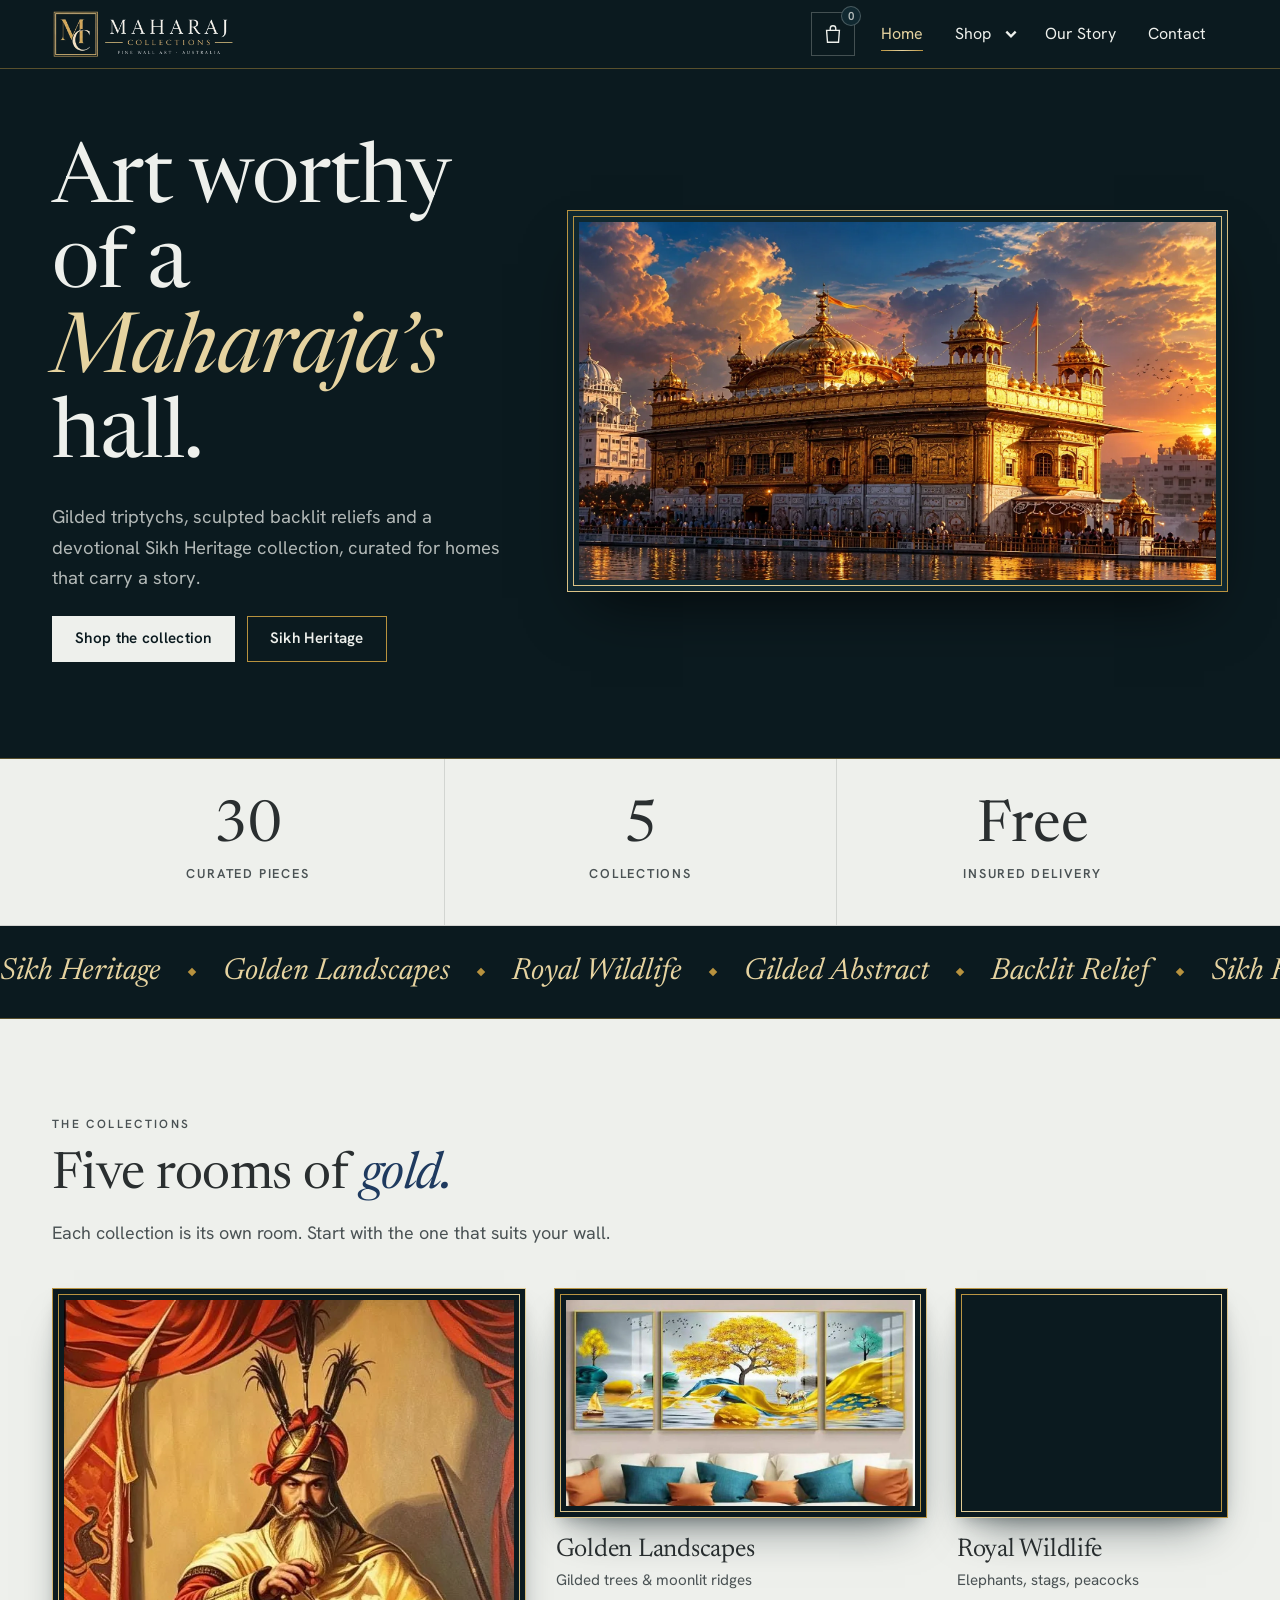
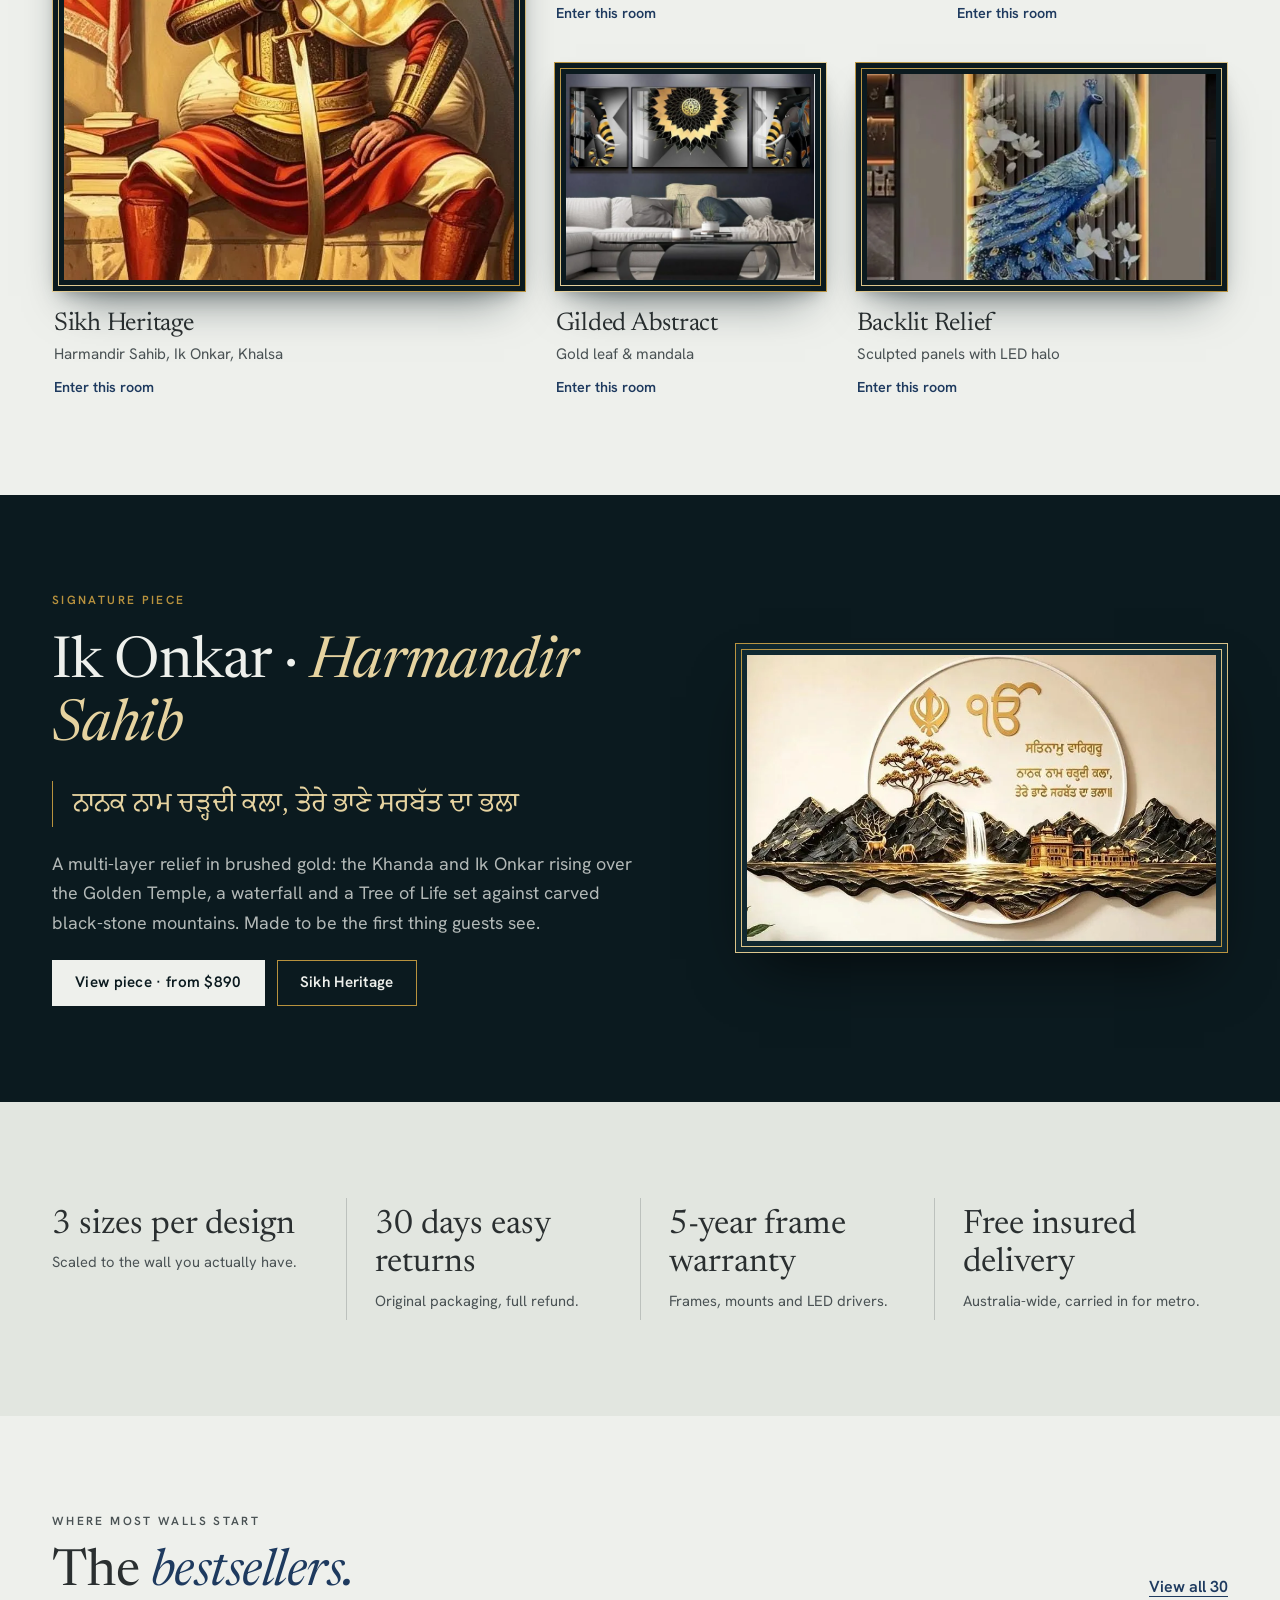
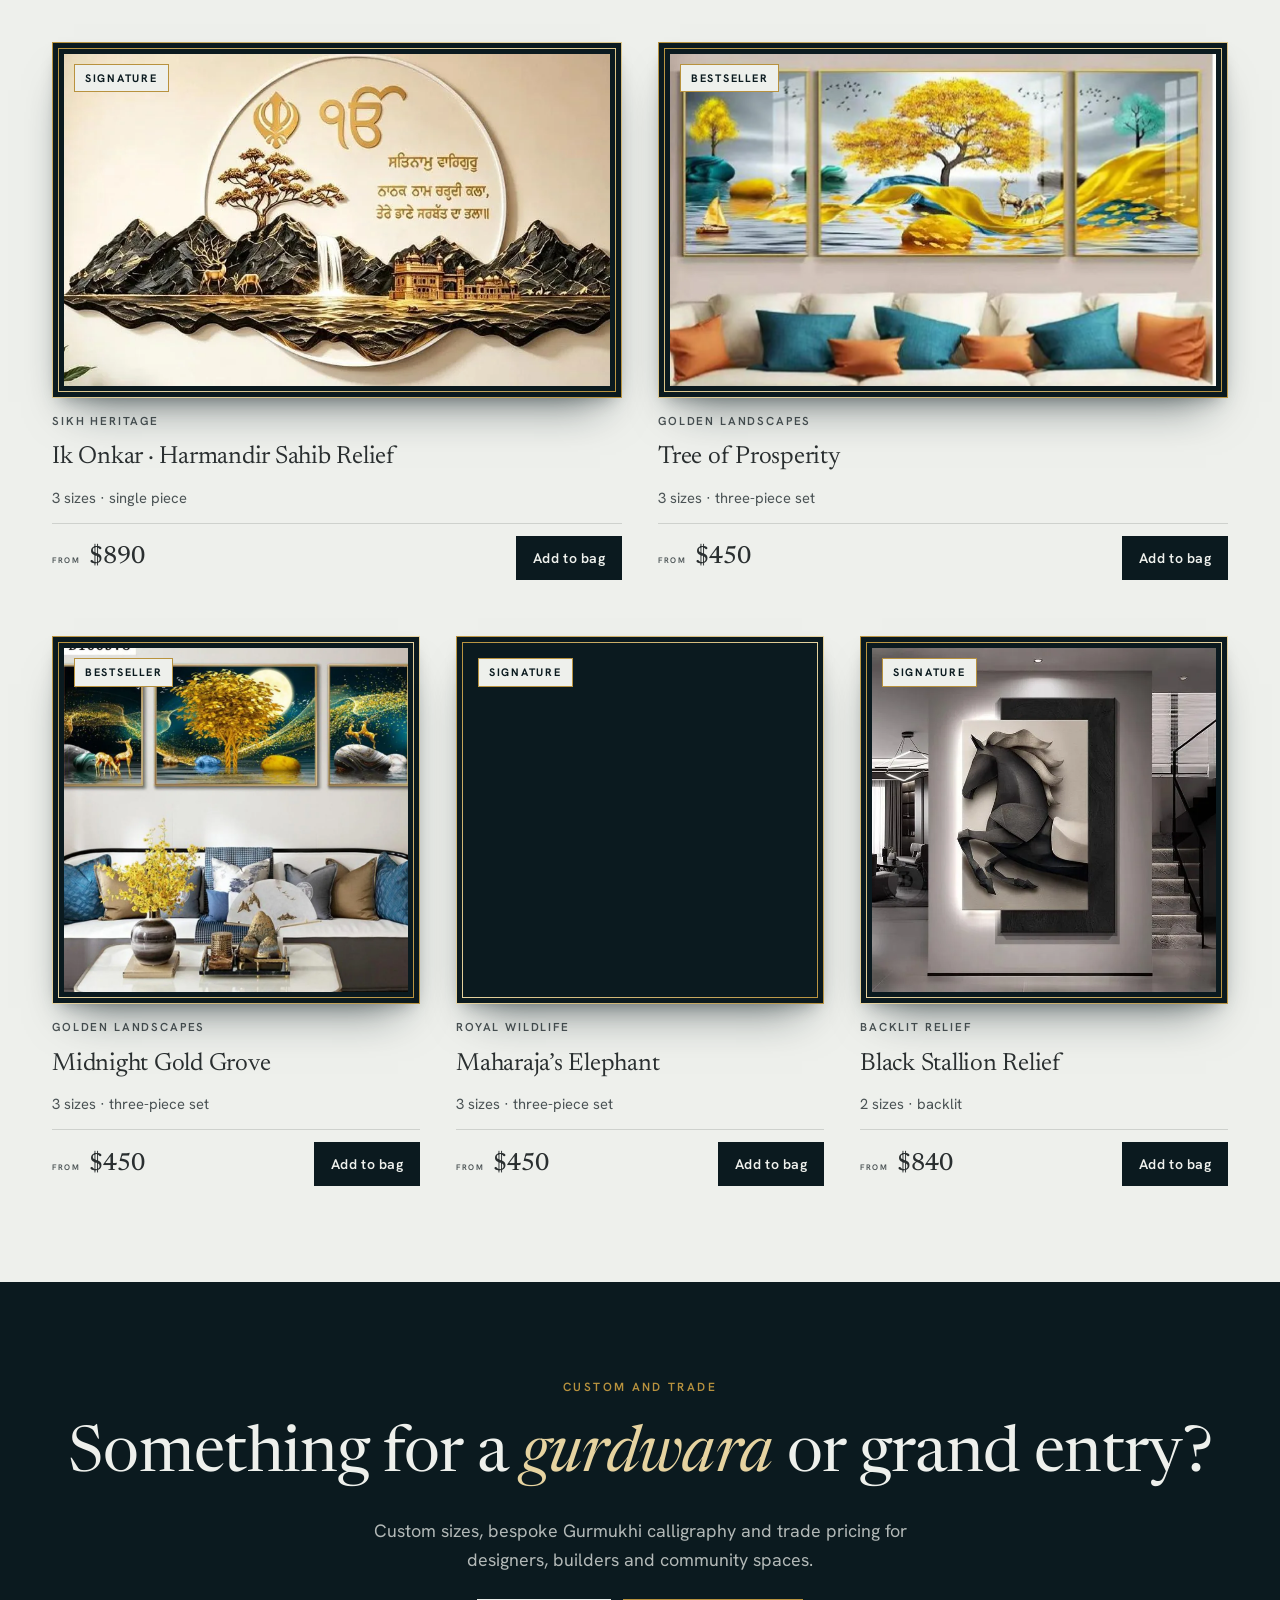
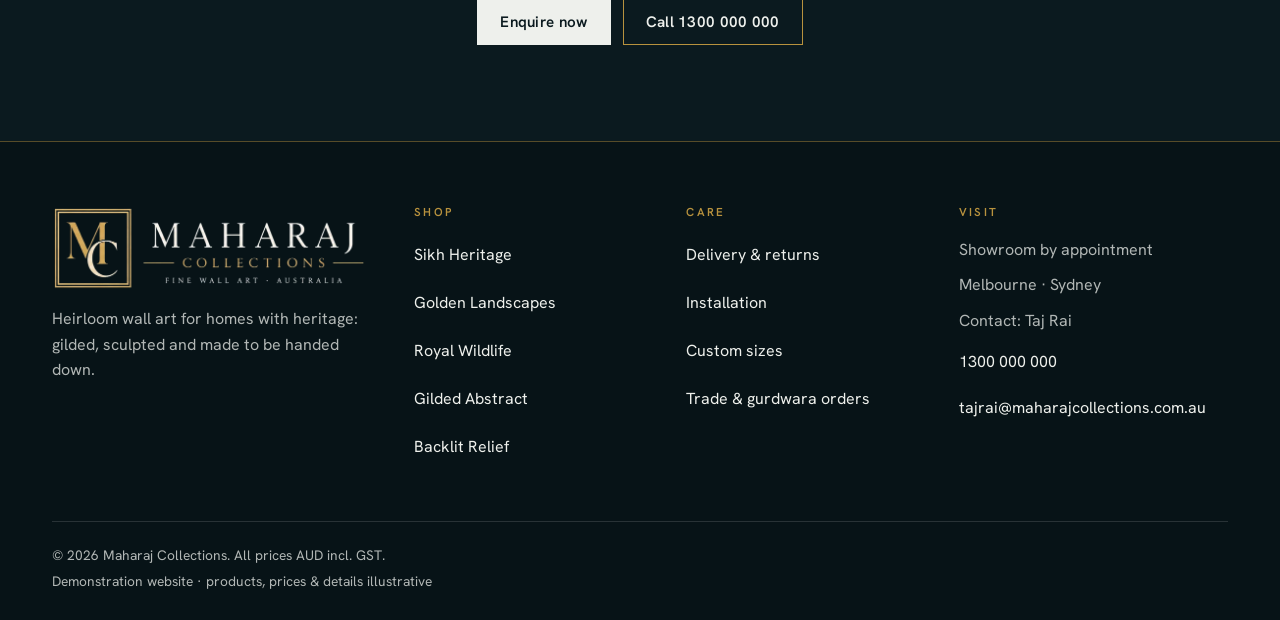
<file: index.html>
<!doctype html>
<html lang="en-AU">
<head>
<meta charset="utf-8">
<meta name="viewport" content="width=device-width, initial-scale=1">
<title>Maharaj Collections | Heirloom Wall Art, Sikh Heritage</title>
<meta name="description" content="Heirloom wall art for homes with heritage: gilded triptychs, sculpted backlit reliefs and a devotional Sikh Heritage collection. Free insured delivery across Australia.">
<meta name="theme-color" content="#0B1A1F">
<meta property="og:type" content="website">
<meta property="og:site_name" content="Maharaj Collections">
<meta property="og:locale" content="en_AU">
<meta property="og:title" content="Maharaj Collections | Heirloom Wall Art, Sikh Heritage">
<meta property="og:description" content="Heirloom wall art for homes with heritage: gilded triptychs, sculpted backlit reliefs and a devotional Sikh Heritage collection. Free insured delivery across Australia.">
<meta property="og:image" content="https://maharaj-collections.netlify.app/images/harmandir-sahib-golden-hour-hero.jpg">
<meta property="og:image:alt" content="Harmandir Sahib, the Golden Temple, glowing gold at sunset beside the sarovar, under a sky of orange clouds">
<meta name="twitter:card" content="summary_large_image">
<meta name="twitter:title" content="Maharaj Collections | Heirloom Wall Art, Sikh Heritage">
<meta name="twitter:description" content="Heirloom wall art for homes with heritage: gilded triptychs, sculpted backlit reliefs and a devotional Sikh Heritage collection. Free insured delivery across Australia.">
<meta name="twitter:image" content="https://maharaj-collections.netlify.app/images/harmandir-sahib-golden-hour-hero.jpg">
<link rel="icon" href="images/favicon.png" type="image/png" sizes="64x64">
<link rel="apple-touch-icon" href="images/apple-touch-icon.png">
<link rel="preconnect" href="https://fonts.googleapis.com">
<link rel="preconnect" href="https://fonts.gstatic.com" crossorigin>
<link rel="stylesheet" href="https://fonts.googleapis.com/css2?family=Hanken+Grotesk:wght@400;500;600;700&amp;family=Newsreader:ital,opsz,wght@0,6..72,400;0,6..72,500;1,6..72,400;1,6..72,500&amp;family=Noto+Serif+Gurmukhi:wght@400;500&amp;display=swap">
<link rel="stylesheet" href="styles.css">
<link rel="preload" as="image" href="images/harmandir-sahib-golden-hour-hero.webp" type="image/webp" fetchpriority="high">
<script type="application/ld+json">
{
  "@context": "https://schema.org",
  "@type": "Organization",
  "name": "Maharaj Collections",
  "description": "Heirloom wall art for homes with heritage: gilded triptychs, sculpted backlit reliefs and a devotional Sikh Heritage collection.",
  "logo": "https://maharaj-collections.netlify.app/images/logo-horizontal.png",
  "image": "https://maharaj-collections.netlify.app/images/harmandir-sahib-golden-hour-hero.jpg",
  "email": "tajrai@maharajcollections.com.au",
  "telephone": "1300 000 000",
  "areaServed": "AU",
  "contactPoint": {
    "@type": "ContactPoint",
    "contactType": "customer service",
    "telephone": "1300 000 000",
    "email": "tajrai@maharajcollections.com.au",
    "areaServed": "AU",
    "availableLanguage": "English"
  }
}
</script>
<script src="products.js" defer></script>
<script src="main.js" defer></script>
</head>
<body>
<a class="skip" href="#main">Skip to content</a>
<header class="site-header">
  <div class="wrap bar">
    <a class="brand" href="index.html" aria-label="Maharaj Collections, home">
      <picture><source srcset="images/logo-horizontal.webp" type="image/webp"><img class="brand-logo " src="images/logo-horizontal.png" alt="Maharaj Collections, fine wall art, Australia" width="182" height="48"></picture>
    </a>
    <a class="bag" href="order.html" aria-label="Bag, 0 items">
      <svg viewBox="0 0 24 24" aria-hidden="true" focusable="false"><path d="M5 8h14l-1 13H6L5 8z"/><path d="M9 8V6a3 3 0 0 1 6 0v2"/></svg>
      <span class="bag-count is-zero" aria-hidden="true">0</span>
    </a>
    <button type="button" class="menu-btn" aria-expanded="false" aria-controls="primary-nav" aria-label="Menu">
      <svg viewBox="0 0 24 24" aria-hidden="true" focusable="false"><path d="M4 7h16M4 12h16M4 17h16"/></svg>
    </button>
    <nav id="primary-nav" class="primary" aria-label="Primary">
      <ul>
        <li><a href="index.html" aria-current="page">Home</a></li>
        <li class="has-mega">
          <div class="shop-row"><a href="catalogue.html">Shop</a>
            <button type="button" class="mega-toggle" aria-expanded="false" aria-controls="mega" aria-label="Shop collections"><svg viewBox="0 0 12 12" aria-hidden="true" focusable="false"><path d="M2 4l4 4 4-4"/></svg></button></div>
          <div class="mega" id="mega">
            <a href="catalogue.html?c=sikh"><b>Sikh Heritage</b><small>Harmandir Sahib, Ik Onkar, Khalsa</small></a>
            <a href="catalogue.html?c=land"><b>Golden Landscapes</b><small>Gilded trees &amp; moonlit ridges</small></a>
            <a href="catalogue.html?c=wild"><b>Royal Wildlife</b><small>Elephants, stags, peacocks</small></a>
            <a href="catalogue.html?c=abs"><b>Gilded Abstract</b><small>Gold leaf &amp; mandala</small></a>
            <a href="catalogue.html?c=relief"><b>Backlit Relief</b><small>Sculpted panels with LED halo</small></a>
            <a class="mega-all" href="catalogue.html">View all 30 pieces</a>
          </div>
        </li>
        <li><a href="about.html">Our Story</a></li>
        <li><a href="contact.html">Contact</a></li>
      </ul>
    </nav>
  </div>
</header>
<main id="main">
<section class="hero" aria-labelledby="hero-title">
  <div class="wrap hero-grid">
    <div class="hero-copy">
      <h1 id="hero-title">Art worthy of a <em>Maharaja&rsquo;s</em> hall.</h1>
      <p class="lead">Gilded triptychs, sculpted backlit reliefs and a devotional Sikh Heritage collection, curated for homes that carry a story.</p>
      <div class="btn-row">
        <a class="btn" href="catalogue.html">Shop the collection</a>
        <a class="btn btn--ghost" href="catalogue.html?c=sikh">Sikh Heritage</a>
      </div>
    </div>
    <div class="hero-art">
      <div class="frame frame--hero">
        <div class="art"><picture><source srcset="images/harmandir-sahib-golden-hour-hero.webp" type="image/webp"><img src="images/harmandir-sahib-golden-hour-hero.jpg" alt="Harmandir Sahib, the Golden Temple, glowing gold at sunset beside the sarovar, under a sky of orange clouds" width="1672" height="941" decoding="async" fetchpriority="high"></picture></div>
        <svg class="draw" aria-hidden="true" focusable="false">
          <defs><linearGradient id="gl" x1="0" y1="0" x2="1" y2="1"><stop offset="0" stop-color="#B8923E"/><stop offset="0.5" stop-color="#E6D3A0"/><stop offset="1" stop-color="#B8923E"/></linearGradient></defs>
          <rect class="r1" pathLength="100" x="0" y="0" width="100%" height="100%"/>
          <rect class="r2" pathLength="100" x="6" y="6" width="100%" height="100%"/>
        </svg>
      </div>
    </div>
  </div>
</section>

<section class="stats" id="stats" aria-label="At a glance">
  <div class="wrap stats-grid">
    <div class="stat"><b data-count="30">30</b><span>Curated pieces</span></div>
    <div class="stat"><b data-count="5">5</b><span>Collections</span></div>
    <div class="stat"><b>Free</b><span>Insured delivery</span></div>
  </div>
</section>

<div class="ticker" aria-label="Our collections">
  <div class="ticker-track">
    <ul>
      <li>Sikh Heritage</li><li>Golden Landscapes</li><li>Royal Wildlife</li><li>Gilded Abstract</li><li>Backlit Relief</li>
    </ul>
    <ul aria-hidden="true">
      <li>Sikh Heritage</li><li>Golden Landscapes</li><li>Royal Wildlife</li><li>Gilded Abstract</li><li>Backlit Relief</li>
    </ul>
  </div>
</div>

<section class="sec sec--marble" aria-labelledby="rooms-title">
  <div class="wrap">
    <div class="sec-head reveal">
      <p class="eyebrow">The collections</p>
      <h2 id="rooms-title">Five rooms of <em>gold.</em></h2>
      <p class="lead">Each collection is its own room. Start with the one that suits your wall.</p>
    </div>
    <div class="tiles">
      <a class="tile tile--sikh sheen reveal" href="catalogue.html?c=sikh">
        <div class="frame"><div class="art"><picture><source srcset="images/the-sardar-heritage-portrait.webp" type="image/webp"><img src="images/the-sardar-heritage-portrait.jpg" alt="Portrait of a seated Sikh general in a red dastaar with kalgi plumes, a talwar across his knee, red curtain and Nishan Sahib behind him" width="620" height="1028" loading="lazy" decoding="async"></picture></div></div>
        <div class="tile-cap"><h3>Sikh Heritage</h3><p>Harmandir Sahib, Ik Onkar, Khalsa</p><span class="go">Enter this room</span></div>
      </a>
      <a class="tile tile--land sheen reveal" href="catalogue.html?c=land">
        <div class="frame"><div class="art"><picture><source srcset="images/tree-of-prosperity-triptych.webp" type="image/webp"><img src="images/tree-of-prosperity-triptych.jpg" alt="Three-piece set of a golden tree over a lake with stags and sailboats, above a cream sofa with teal and orange cushions" width="1095" height="1007" loading="lazy" decoding="async"></picture></div></div>
        <div class="tile-cap"><h3>Golden Landscapes</h3><p>Gilded trees &amp; moonlit ridges</p><span class="go">Enter this room</span></div>
      </a>
      <a class="tile tile--wild sheen reveal" href="catalogue.html?c=wild">
        <div class="frame"><div class="art"><picture><source srcset="images/maharajas-elephant-triptych.webp" type="image/webp"><img src="images/maharajas-elephant-triptych.jpg" alt="Three-piece set of a jewelled ceremonial elephant flanked by trees of gold and white blossom, above a grey tufted sofa" width="1100" height="909" loading="lazy" decoding="async"></picture></div></div>
        <div class="tile-cap"><h3>Royal Wildlife</h3><p>Elephants, stags, peacocks</p><span class="go">Enter this room</span></div>
      </a>
      <a class="tile tile--abs sheen reveal" href="catalogue.html?c=abs">
        <div class="frame"><div class="art"><picture><source srcset="images/black-lotus-mandala-triptych.webp" type="image/webp"><img src="images/black-lotus-mandala-triptych.jpg" alt="Three-piece set of a black and gold lotus mandala with sculpted petal flanks, above a grey sofa" width="1100" height="1007" loading="lazy" decoding="async"></picture></div></div>
        <div class="tile-cap"><h3>Gilded Abstract</h3><p>Gold leaf &amp; mandala</p><span class="go">Enter this room</span></div>
      </a>
      <a class="tile tile--relief sheen reveal" href="catalogue.html?c=relief">
        <div class="frame"><div class="art"><picture><source srcset="images/mor-backlit-peacock-panel.webp" type="image/webp"><img src="images/mor-backlit-peacock-panel.jpg" alt="Tall backlit panel of a sapphire peacock among white blossom, glowing with a warm LED halo" width="568" height="669" loading="lazy" decoding="async"></picture></div></div>
        <div class="tile-cap"><h3>Backlit Relief</h3><p>Sculpted panels with LED halo</p><span class="go">Enter this room</span></div>
      </a>
    </div>
  </div>
</section>

<section class="sec sec--ink" aria-labelledby="sig-title">
  <div class="wrap signature">
    <div class="signature-copy reveal">
      <p class="eyebrow">Signature piece</p>
      <h2 id="sig-title">Ik Onkar · <em>Harmandir Sahib</em></h2>
      <p class="gurmukhi" lang="pa">ਨਾਨਕ ਨਾਮ ਚੜ੍ਹਦੀ ਕਲਾ, ਤੇਰੇ ਭਾਣੇ ਸਰਬੱਤ ਦਾ ਭਲਾ</p>
      <p class="lead">A multi-layer relief in brushed gold: the Khanda and Ik Onkar rising over the Golden Temple, a waterfall and a Tree of Life set against carved black-stone mountains. Made to be the first thing guests see.</p>
      <div class="btn-row">
        <a class="btn" href="product.html?id=ik-onkar-relief">View piece · from $890</a>
        <a class="btn btn--ghost" href="catalogue.html?c=sikh">Sikh Heritage</a>
      </div>
    </div>
    <div class="signature-art reveal">
      <div class="frame sheen"><div class="art"><picture><source srcset="images/ik-onkar-harmandir-sahib-gold-relief.webp" type="image/webp"><img src="images/ik-onkar-harmandir-sahib-gold-relief.jpg" alt="Brushed gold relief of the Khanda and Ik Onkar above Harmandir Sahib, with a waterfall and golden tree on black-stone mountains, set in a cream circle with calligraphy" width="864" height="526" loading="lazy" decoding="async"></picture></div></div>
    </div>
  </div>
</section>

<section class="sec sec--marble2" aria-label="Our promises">
  <div class="wrap trust">
    <div><b>3 sizes per design</b><span>Scaled to the wall you actually have.</span></div>
    <div><b>30 days easy returns</b><span>Original packaging, full refund.</span></div>
    <div><b>5-year frame warranty</b><span>Frames, mounts and LED drivers.</span></div>
    <div><b>Free insured delivery</b><span>Australia-wide, carried in for metro.</span></div>
  </div>
</section>

<section class="sec sec--marble" aria-labelledby="best-title">
  <div class="wrap">
    <div class="sec-head sec-head--row reveal">
      <div>
        <p class="eyebrow">Where most walls start</p>
        <h2 id="best-title">The <em>bestsellers.</em></h2>
      </div>
      <a class="text-link" href="catalogue.html">View all 30</a>
    </div>
    <div class="grid grid--feature" id="bestsellers"></div>
    <noscript><p class="form-msg">Turn on JavaScript to see the bestsellers, or <a class="text-link" href="catalogue.html">browse the full catalogue</a>.</p></noscript>
  </div>
</section>

<section class="sec sec--ink" aria-labelledby="custom-title">
  <div class="wrap cta-band reveal">
    <p class="eyebrow">Custom and trade</p>
    <h2 id="custom-title">Something for a <em>gurdwara</em> or grand entry?</h2>
    <p class="lead">Custom sizes, bespoke Gurmukhi calligraphy and trade pricing for designers, builders and community spaces.</p>
    <div class="btn-row">
      <a class="btn" href="contact.html">Enquire now</a>
      <a class="btn btn--ghost" href="tel:1300000000">Call 1300 000 000</a>
    </div>
  </div>
</section>
</main>
<footer class="site-footer">
  <div class="wrap">
    <div class="foot-grid">
      <div class="foot-brand">
        <a class="brand" href="index.html" aria-label="Maharaj Collections, home">
          <picture><source srcset="images/logo-horizontal.webp" type="image/webp"><img class="brand-logo brand-logo--lg" src="images/logo-horizontal.png" alt="Maharaj Collections, fine wall art, Australia" width="318" height="84"></picture>
        </a>
        <p>Heirloom wall art for homes with heritage: gilded, sculpted and made to be handed down.</p>
      </div>
      <nav aria-label="Shop collections">
        <h2>Shop</h2>
        <ul>
          <li><a href="catalogue.html?c=sikh">Sikh Heritage</a></li>
          <li><a href="catalogue.html?c=land">Golden Landscapes</a></li>
          <li><a href="catalogue.html?c=wild">Royal Wildlife</a></li>
          <li><a href="catalogue.html?c=abs">Gilded Abstract</a></li>
          <li><a href="catalogue.html?c=relief">Backlit Relief</a></li>
        </ul>
      </nav>
      <nav aria-label="Care and services">
        <h2>Care</h2>
        <ul>
          <li><a href="about.html#delivery">Delivery &amp; returns</a></li>
          <li><a href="about.html#install">Installation</a></li>
          <li><a href="contact.html">Custom sizes</a></li>
          <li><a href="contact.html">Trade &amp; gurdwara orders</a></li>
        </ul>
      </nav>
      <div>
        <h2>Visit</h2>
        <address>
          <span>Showroom by appointment</span>
          <span>Melbourne · Sydney</span>
          <span>Contact: Taj Rai</span>
          <a href="tel:1300000000">1300 000 000</a>
          <a href="mailto:tajrai@maharajcollections.com.au">tajrai@maharajcollections.com.au</a>
        </address>
      </div>
    </div>
    <div class="foot-legal">
      <p>© 2026 Maharaj Collections. All prices AUD incl. GST.</p>
      <p>Demonstration website · products, prices &amp; details illustrative</p>
    </div>
  </div>
</footer>
</body>
</html>
</file>
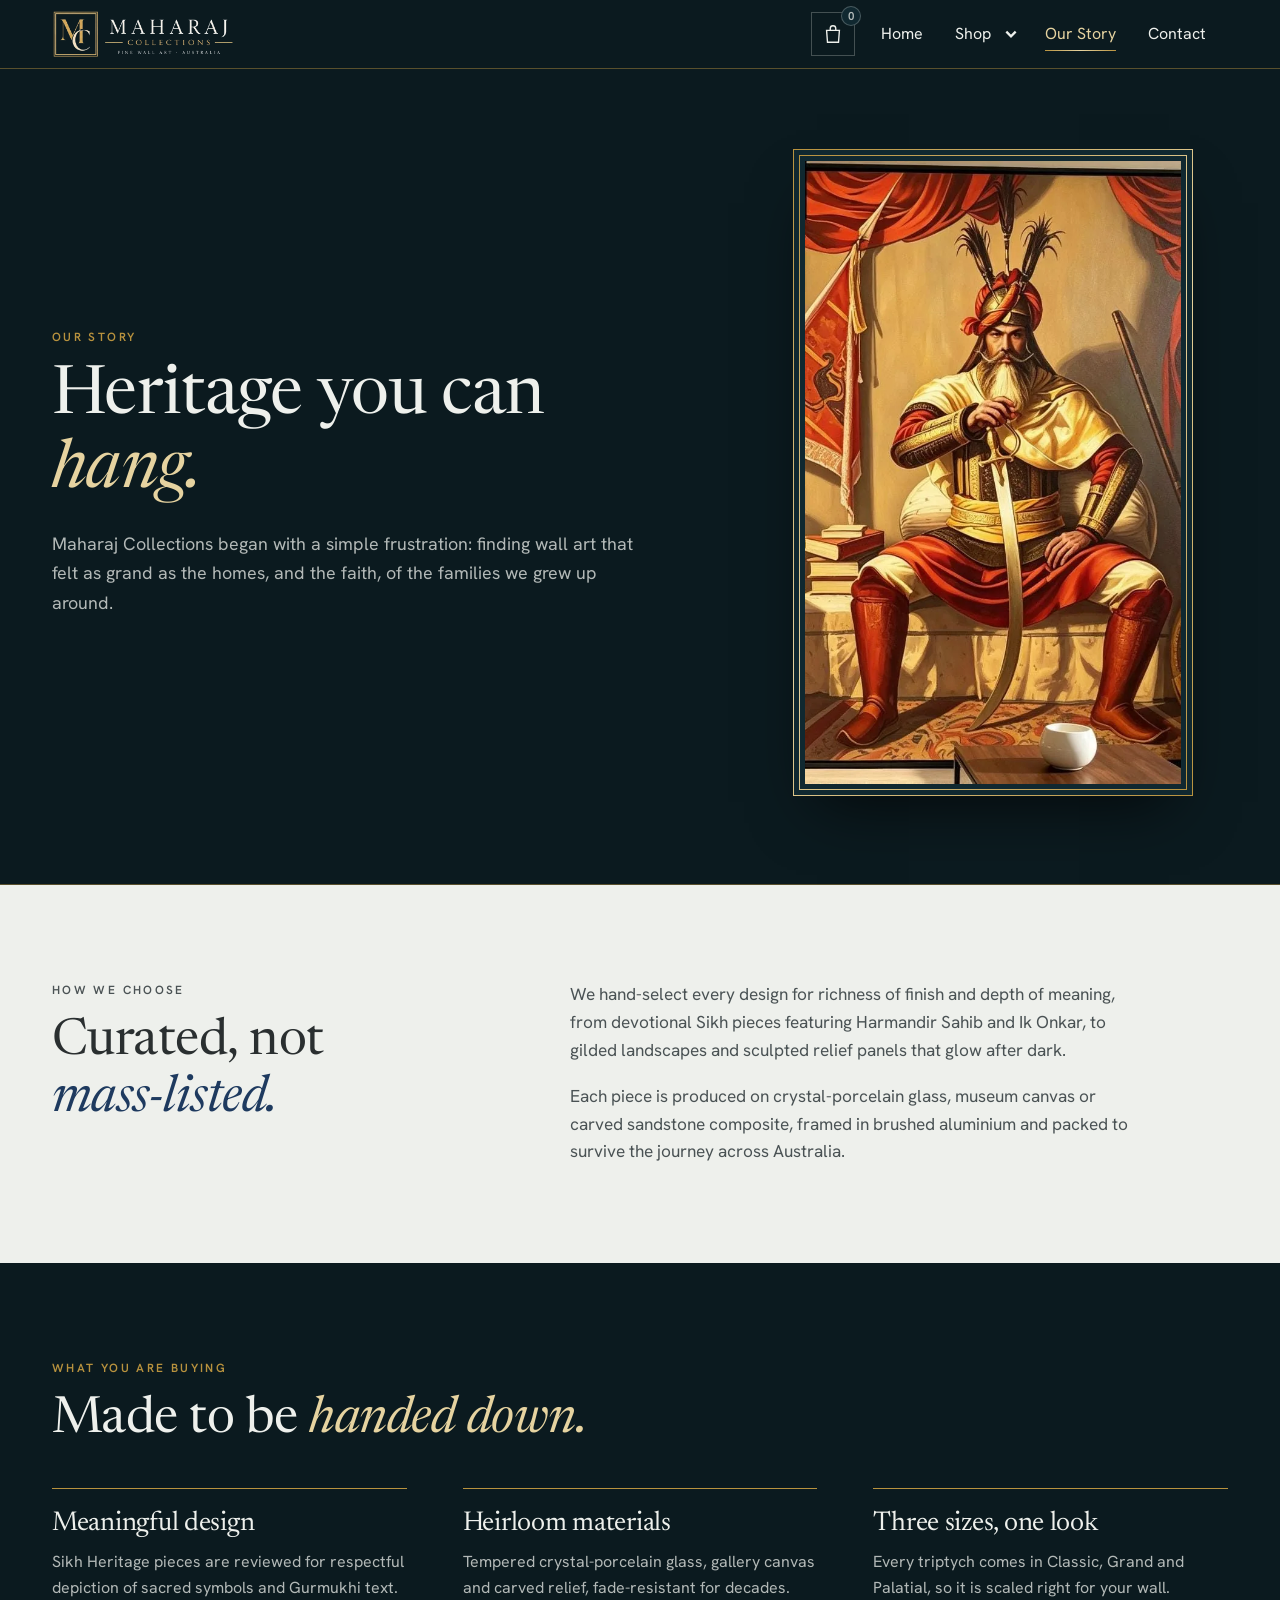
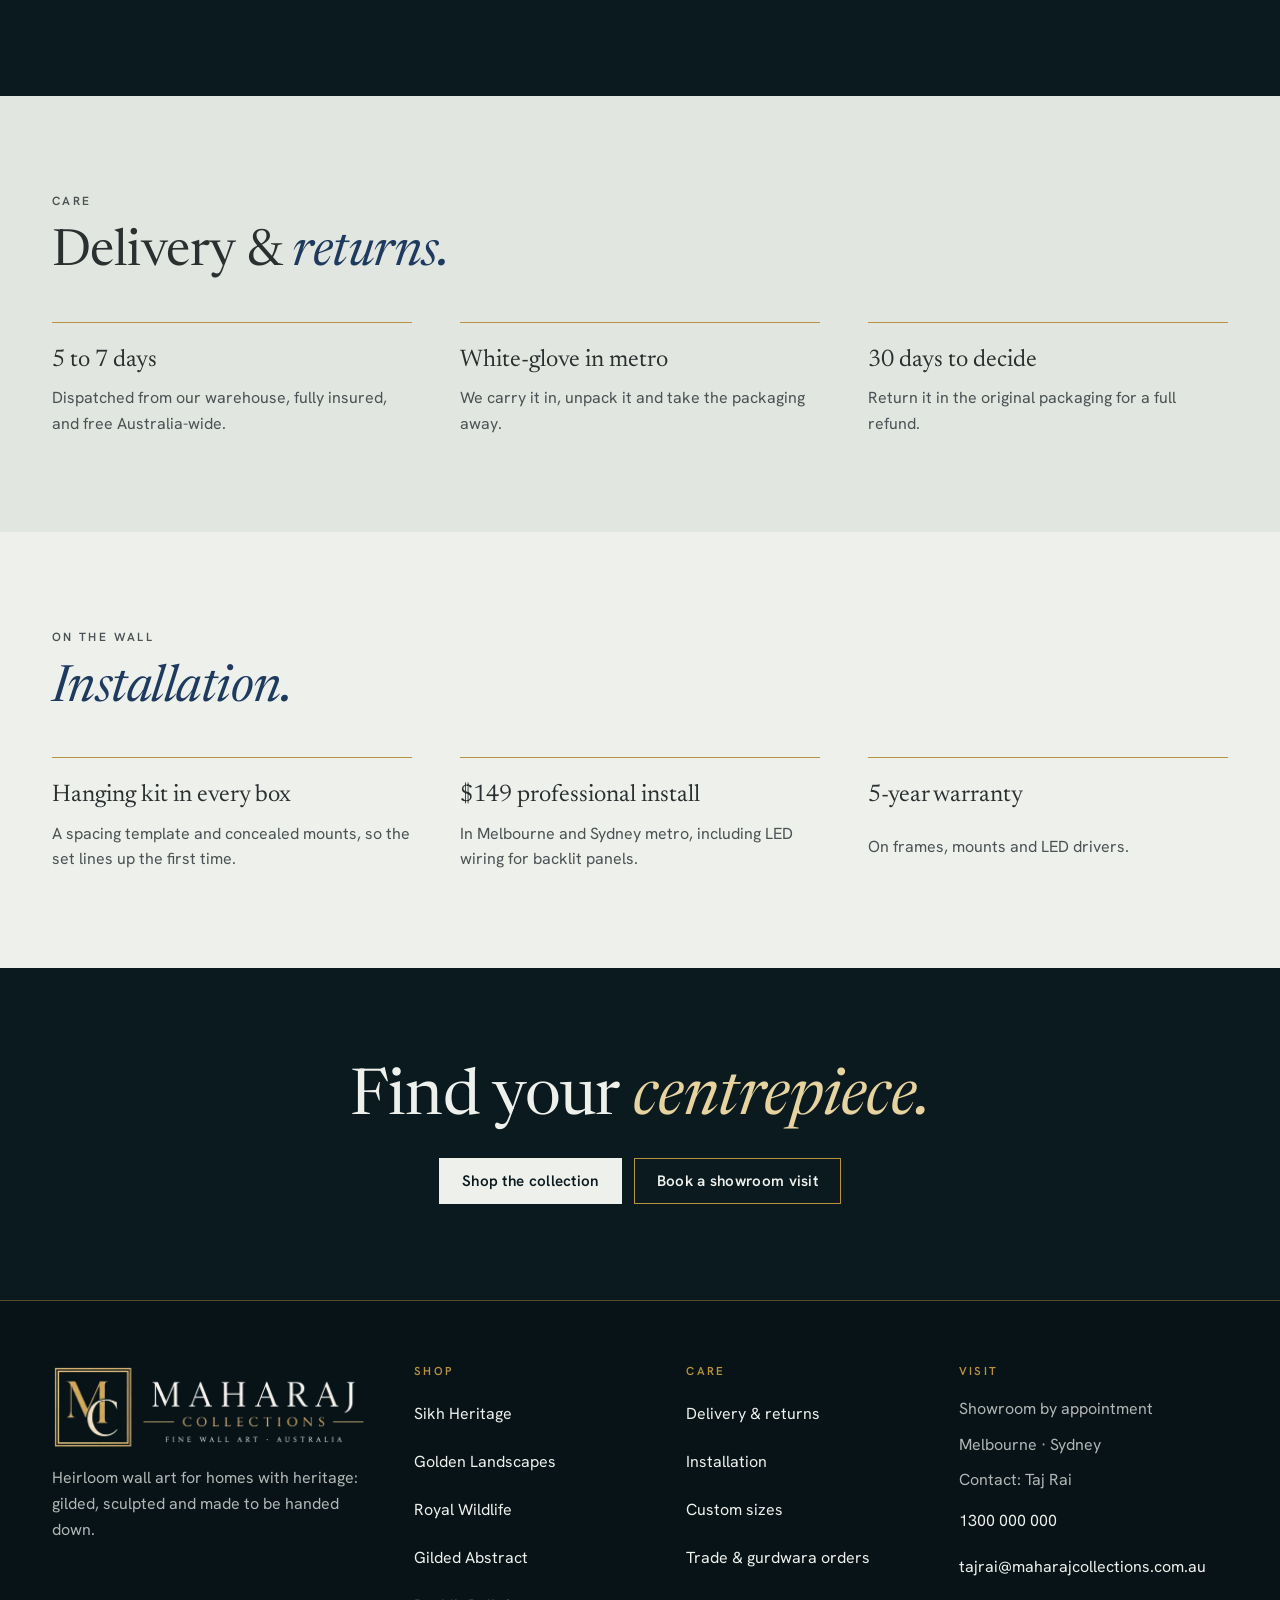
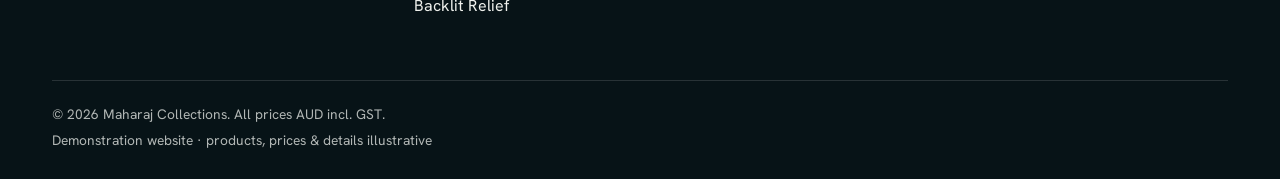
<file: about.html>
<!doctype html>
<html lang="en-AU">
<head>
<meta charset="utf-8">
<meta name="viewport" content="width=device-width, initial-scale=1">
<title>Our Story | Maharaj Collections</title>
<meta name="description" content="Maharaj Collections began with a frustration: finding wall art as grand as the homes, and the faith, of the families we grew up around. Curated, not mass-listed.">
<meta name="theme-color" content="#0B1A1F">
<meta property="og:type" content="website">
<meta property="og:site_name" content="Maharaj Collections">
<meta property="og:locale" content="en_AU">
<meta property="og:title" content="Our Story | Maharaj Collections">
<meta property="og:description" content="Maharaj Collections began with a frustration: finding wall art as grand as the homes, and the faith, of the families we grew up around. Curated, not mass-listed.">
<meta property="og:image" content="https://maharaj-collections.netlify.app/images/harmandir-sahib-golden-hour-hero.jpg">
<meta property="og:image:alt" content="Harmandir Sahib, the Golden Temple, glowing gold at sunset beside the sarovar, under a sky of orange clouds">
<meta name="twitter:card" content="summary_large_image">
<meta name="twitter:title" content="Our Story | Maharaj Collections">
<meta name="twitter:description" content="Maharaj Collections began with a frustration: finding wall art as grand as the homes, and the faith, of the families we grew up around. Curated, not mass-listed.">
<meta name="twitter:image" content="https://maharaj-collections.netlify.app/images/harmandir-sahib-golden-hour-hero.jpg">
<link rel="icon" href="images/favicon.png" type="image/png" sizes="64x64">
<link rel="apple-touch-icon" href="images/apple-touch-icon.png">
<link rel="preconnect" href="https://fonts.googleapis.com">
<link rel="preconnect" href="https://fonts.gstatic.com" crossorigin>
<link rel="stylesheet" href="https://fonts.googleapis.com/css2?family=Hanken+Grotesk:wght@400;500;600;700&amp;family=Newsreader:ital,opsz,wght@0,6..72,400;0,6..72,500;1,6..72,400;1,6..72,500&amp;display=swap">
<link rel="stylesheet" href="styles.css">
<script src="products.js" defer></script>
<script src="main.js" defer></script>
</head>
<body>
<a class="skip" href="#main">Skip to content</a>
<header class="site-header">
  <div class="wrap bar">
    <a class="brand" href="index.html" aria-label="Maharaj Collections, home">
      <picture><source srcset="images/logo-horizontal.webp" type="image/webp"><img class="brand-logo " src="images/logo-horizontal.png" alt="Maharaj Collections, fine wall art, Australia" width="182" height="48"></picture>
    </a>
    <a class="bag" href="order.html" aria-label="Bag, 0 items">
      <svg viewBox="0 0 24 24" aria-hidden="true" focusable="false"><path d="M5 8h14l-1 13H6L5 8z"/><path d="M9 8V6a3 3 0 0 1 6 0v2"/></svg>
      <span class="bag-count is-zero" aria-hidden="true">0</span>
    </a>
    <button type="button" class="menu-btn" aria-expanded="false" aria-controls="primary-nav" aria-label="Menu">
      <svg viewBox="0 0 24 24" aria-hidden="true" focusable="false"><path d="M4 7h16M4 12h16M4 17h16"/></svg>
    </button>
    <nav id="primary-nav" class="primary" aria-label="Primary">
      <ul>
        <li><a href="index.html">Home</a></li>
        <li class="has-mega">
          <div class="shop-row"><a href="catalogue.html">Shop</a>
            <button type="button" class="mega-toggle" aria-expanded="false" aria-controls="mega" aria-label="Shop collections"><svg viewBox="0 0 12 12" aria-hidden="true" focusable="false"><path d="M2 4l4 4 4-4"/></svg></button></div>
          <div class="mega" id="mega">
            <a href="catalogue.html?c=sikh"><b>Sikh Heritage</b><small>Harmandir Sahib, Ik Onkar, Khalsa</small></a>
            <a href="catalogue.html?c=land"><b>Golden Landscapes</b><small>Gilded trees &amp; moonlit ridges</small></a>
            <a href="catalogue.html?c=wild"><b>Royal Wildlife</b><small>Elephants, stags, peacocks</small></a>
            <a href="catalogue.html?c=abs"><b>Gilded Abstract</b><small>Gold leaf &amp; mandala</small></a>
            <a href="catalogue.html?c=relief"><b>Backlit Relief</b><small>Sculpted panels with LED halo</small></a>
            <a class="mega-all" href="catalogue.html">View all 30 pieces</a>
          </div>
        </li>
        <li><a href="about.html" aria-current="page">Our Story</a></li>
        <li><a href="contact.html">Contact</a></li>
      </ul>
    </nav>
  </div>
</header>
<main id="main">
<section class="page-head">
  <div class="wrap page-head-grid page-head-grid--split">
    <div>
      <p class="eyebrow">Our story</p>
      <h1>Heritage you can <em>hang.</em></h1>
      <p class="lead">Maharaj Collections began with a simple frustration: finding wall art that felt as grand as the homes, and the faith, of the families we grew up around.</p>
    </div>
    <div class="about-portrait">
      <div class="frame sheen"><div class="art"><picture><source srcset="images/the-sardar-heritage-portrait.webp" type="image/webp"><img src="images/the-sardar-heritage-portrait.jpg" alt="Portrait of a seated Sikh general in a red dastaar with kalgi plumes, a talwar across his knee, red curtain and Nishan Sahib behind him" width="620" height="1028" decoding="async"></picture></div></div>
    </div>
  </div>
</section>

<section class="sec sec--marble" aria-labelledby="curated-title">
  <div class="wrap split">
    <div class="sec-head reveal">
      <p class="eyebrow">How we choose</p>
      <h2 id="curated-title">Curated, not <em class="nb">mass-listed.</em></h2>
    </div>
    <div class="prose reveal">
      <p>We hand-select every design for richness of finish and depth of meaning, from devotional Sikh pieces featuring Harmandir Sahib and Ik Onkar, to gilded landscapes and sculpted relief panels that glow after dark.</p>
      <p>Each piece is produced on crystal-porcelain glass, museum canvas or carved sandstone composite, framed in brushed aluminium and packed to survive the journey across Australia.</p>
    </div>
  </div>
</section>

<section class="sec sec--ink" aria-labelledby="handed-title">
  <div class="wrap">
    <div class="sec-head reveal">
      <p class="eyebrow">What you are buying</p>
      <h2 id="handed-title">Made to be <em>handed down.</em></h2>
    </div>
    <div class="points">
      <div class="point reveal"><h3>Meaningful design</h3><p>Sikh Heritage pieces are reviewed for respectful depiction of sacred symbols and Gurmukhi text.</p></div>
      <div class="point reveal"><h3>Heirloom materials</h3><p>Tempered crystal-porcelain glass, gallery canvas and carved relief, fade-resistant for decades.</p></div>
      <div class="point reveal"><h3>Three sizes, one look</h3><p>Every triptych comes in Classic, Grand and Palatial, so it is scaled right for your wall.</p></div>
    </div>
  </div>
</section>

<section class="sec sec--marble2" id="delivery" aria-labelledby="delivery-title">
  <div class="wrap">
    <div class="sec-head reveal"><p class="eyebrow">Care</p><h2 id="delivery-title">Delivery &amp; <em>returns.</em></h2></div>
    <div class="facts">
      <div class="fact reveal"><b>5 to 7 days</b><p>Dispatched from our warehouse, fully insured, and free Australia-wide.</p></div>
      <div class="fact reveal"><b>White-glove in metro</b><p>We carry it in, unpack it and take the packaging away.</p></div>
      <div class="fact reveal"><b>30 days to decide</b><p>Return it in the original packaging for a full refund.</p></div>
    </div>
  </div>
</section>

<section class="sec sec--marble" id="install" aria-labelledby="install-title">
  <div class="wrap">
    <div class="sec-head reveal"><p class="eyebrow">On the wall</p><h2 id="install-title"><em>Installation.</em></h2></div>
    <div class="facts">
      <div class="fact reveal"><b>Hanging kit in every box</b><p>A spacing template and concealed mounts, so the set lines up the first time.</p></div>
      <div class="fact reveal"><b>$149 professional install</b><p>In Melbourne and Sydney metro, including LED wiring for backlit panels.</p></div>
      <div class="fact reveal"><b>5-year warranty</b><p>On frames, mounts and LED drivers.</p></div>
    </div>
  </div>
</section>

<section class="sec sec--ink" aria-labelledby="cta-title">
  <div class="wrap cta-band reveal">
    <h2 id="cta-title">Find your <em>centrepiece.</em></h2>
    <div class="btn-row">
      <a class="btn" href="catalogue.html">Shop the collection</a>
      <a class="btn btn--ghost" href="contact.html?type=showroom">Book a showroom visit</a>
    </div>
  </div>
</section>
</main>
<footer class="site-footer">
  <div class="wrap">
    <div class="foot-grid">
      <div class="foot-brand">
        <a class="brand" href="index.html" aria-label="Maharaj Collections, home">
          <picture><source srcset="images/logo-horizontal.webp" type="image/webp"><img class="brand-logo brand-logo--lg" src="images/logo-horizontal.png" alt="Maharaj Collections, fine wall art, Australia" width="318" height="84"></picture>
        </a>
        <p>Heirloom wall art for homes with heritage: gilded, sculpted and made to be handed down.</p>
      </div>
      <nav aria-label="Shop collections">
        <h2>Shop</h2>
        <ul>
          <li><a href="catalogue.html?c=sikh">Sikh Heritage</a></li>
          <li><a href="catalogue.html?c=land">Golden Landscapes</a></li>
          <li><a href="catalogue.html?c=wild">Royal Wildlife</a></li>
          <li><a href="catalogue.html?c=abs">Gilded Abstract</a></li>
          <li><a href="catalogue.html?c=relief">Backlit Relief</a></li>
        </ul>
      </nav>
      <nav aria-label="Care and services">
        <h2>Care</h2>
        <ul>
          <li><a href="about.html#delivery">Delivery &amp; returns</a></li>
          <li><a href="about.html#install">Installation</a></li>
          <li><a href="contact.html">Custom sizes</a></li>
          <li><a href="contact.html">Trade &amp; gurdwara orders</a></li>
        </ul>
      </nav>
      <div>
        <h2>Visit</h2>
        <address>
          <span>Showroom by appointment</span>
          <span>Melbourne · Sydney</span>
          <span>Contact: Taj Rai</span>
          <a href="tel:1300000000">1300 000 000</a>
          <a href="mailto:tajrai@maharajcollections.com.au">tajrai@maharajcollections.com.au</a>
        </address>
      </div>
    </div>
    <div class="foot-legal">
      <p>© 2026 Maharaj Collections. All prices AUD incl. GST.</p>
      <p>Demonstration website · products, prices &amp; details illustrative</p>
    </div>
  </div>
</footer>
</body>
</html>
</file>
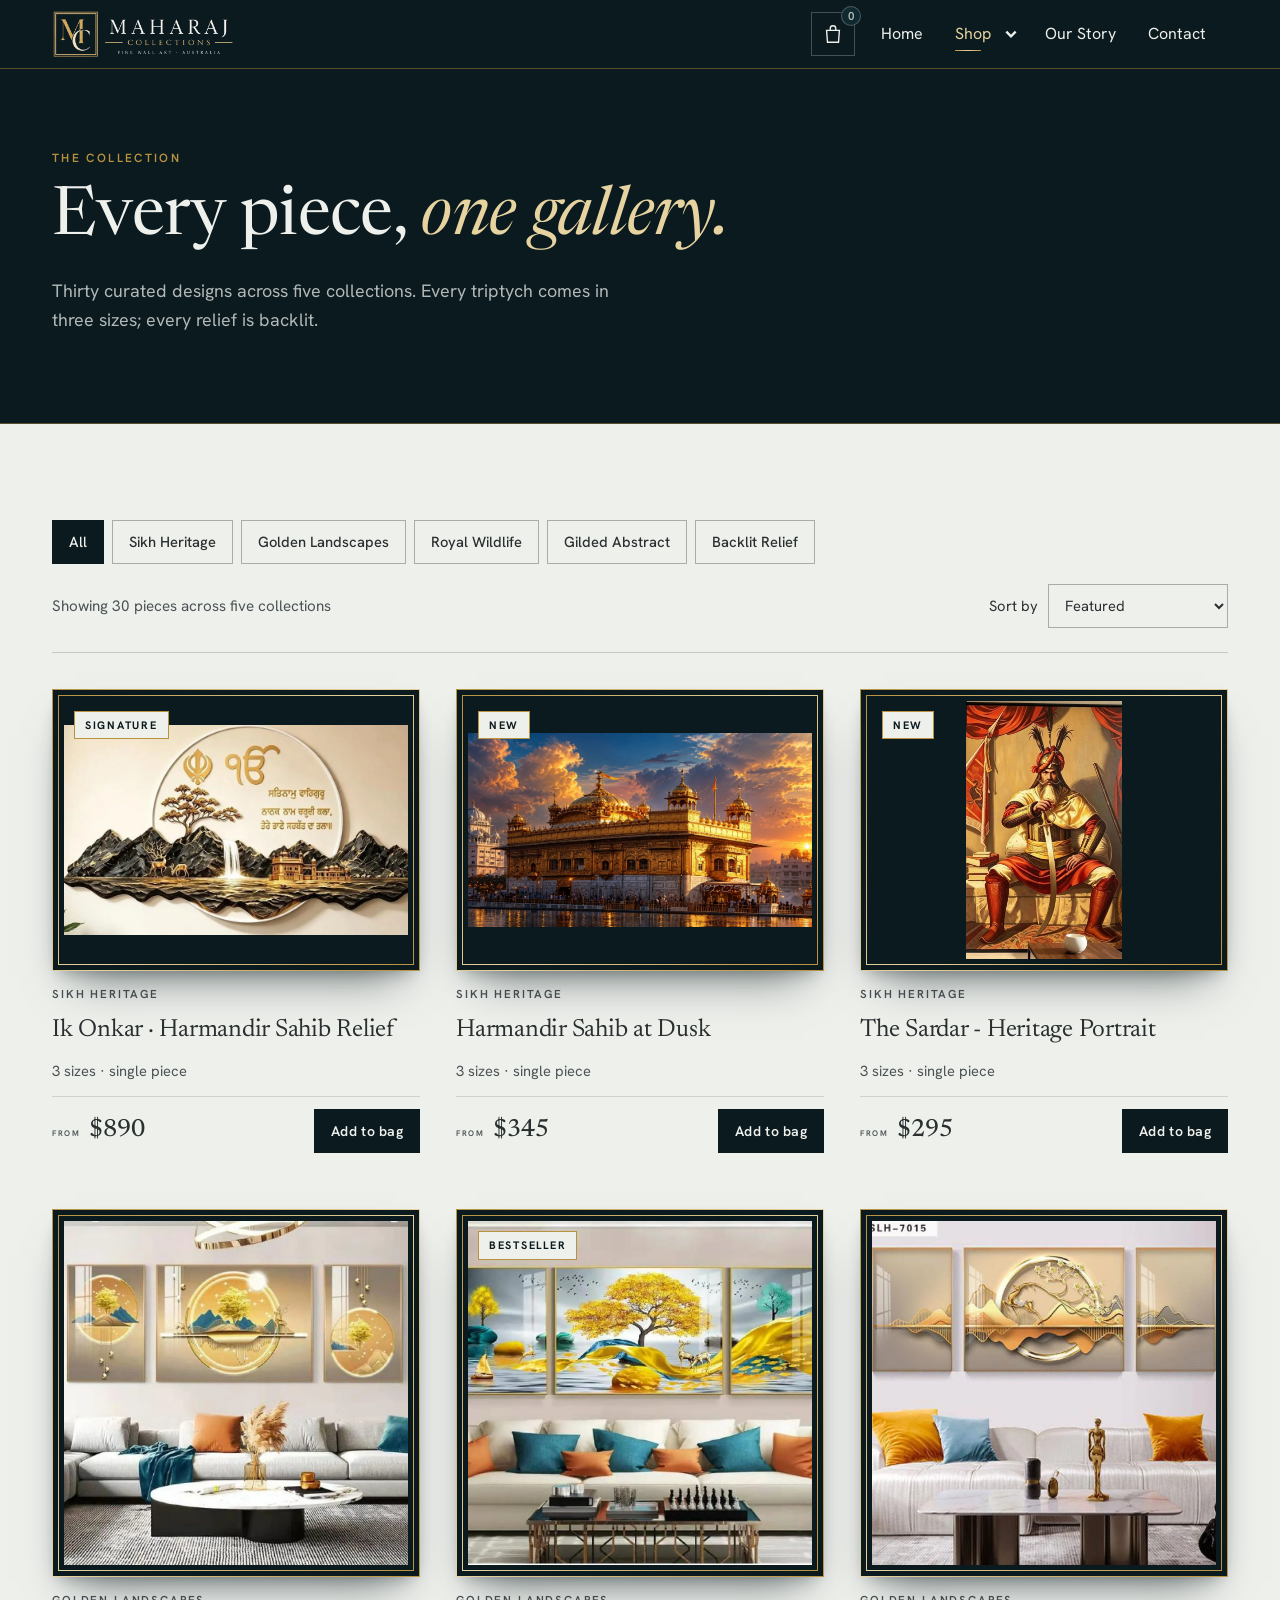
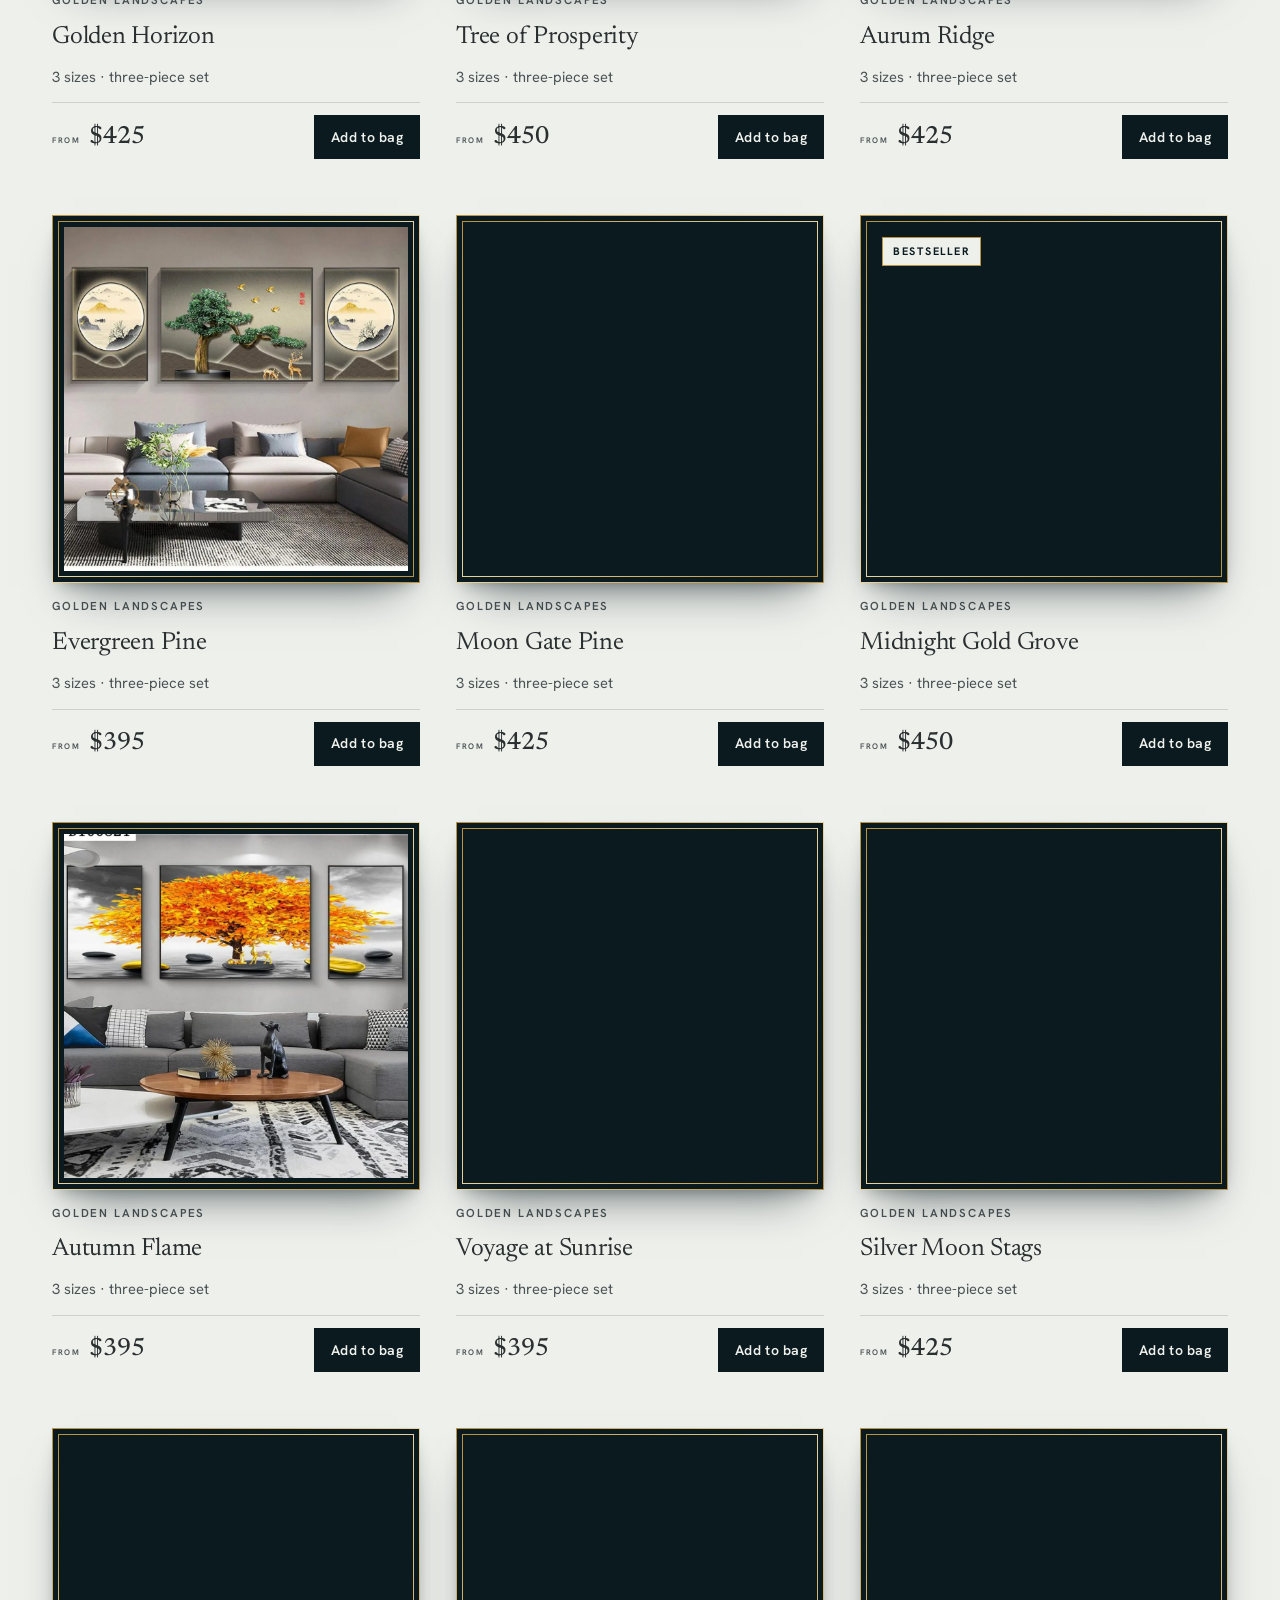
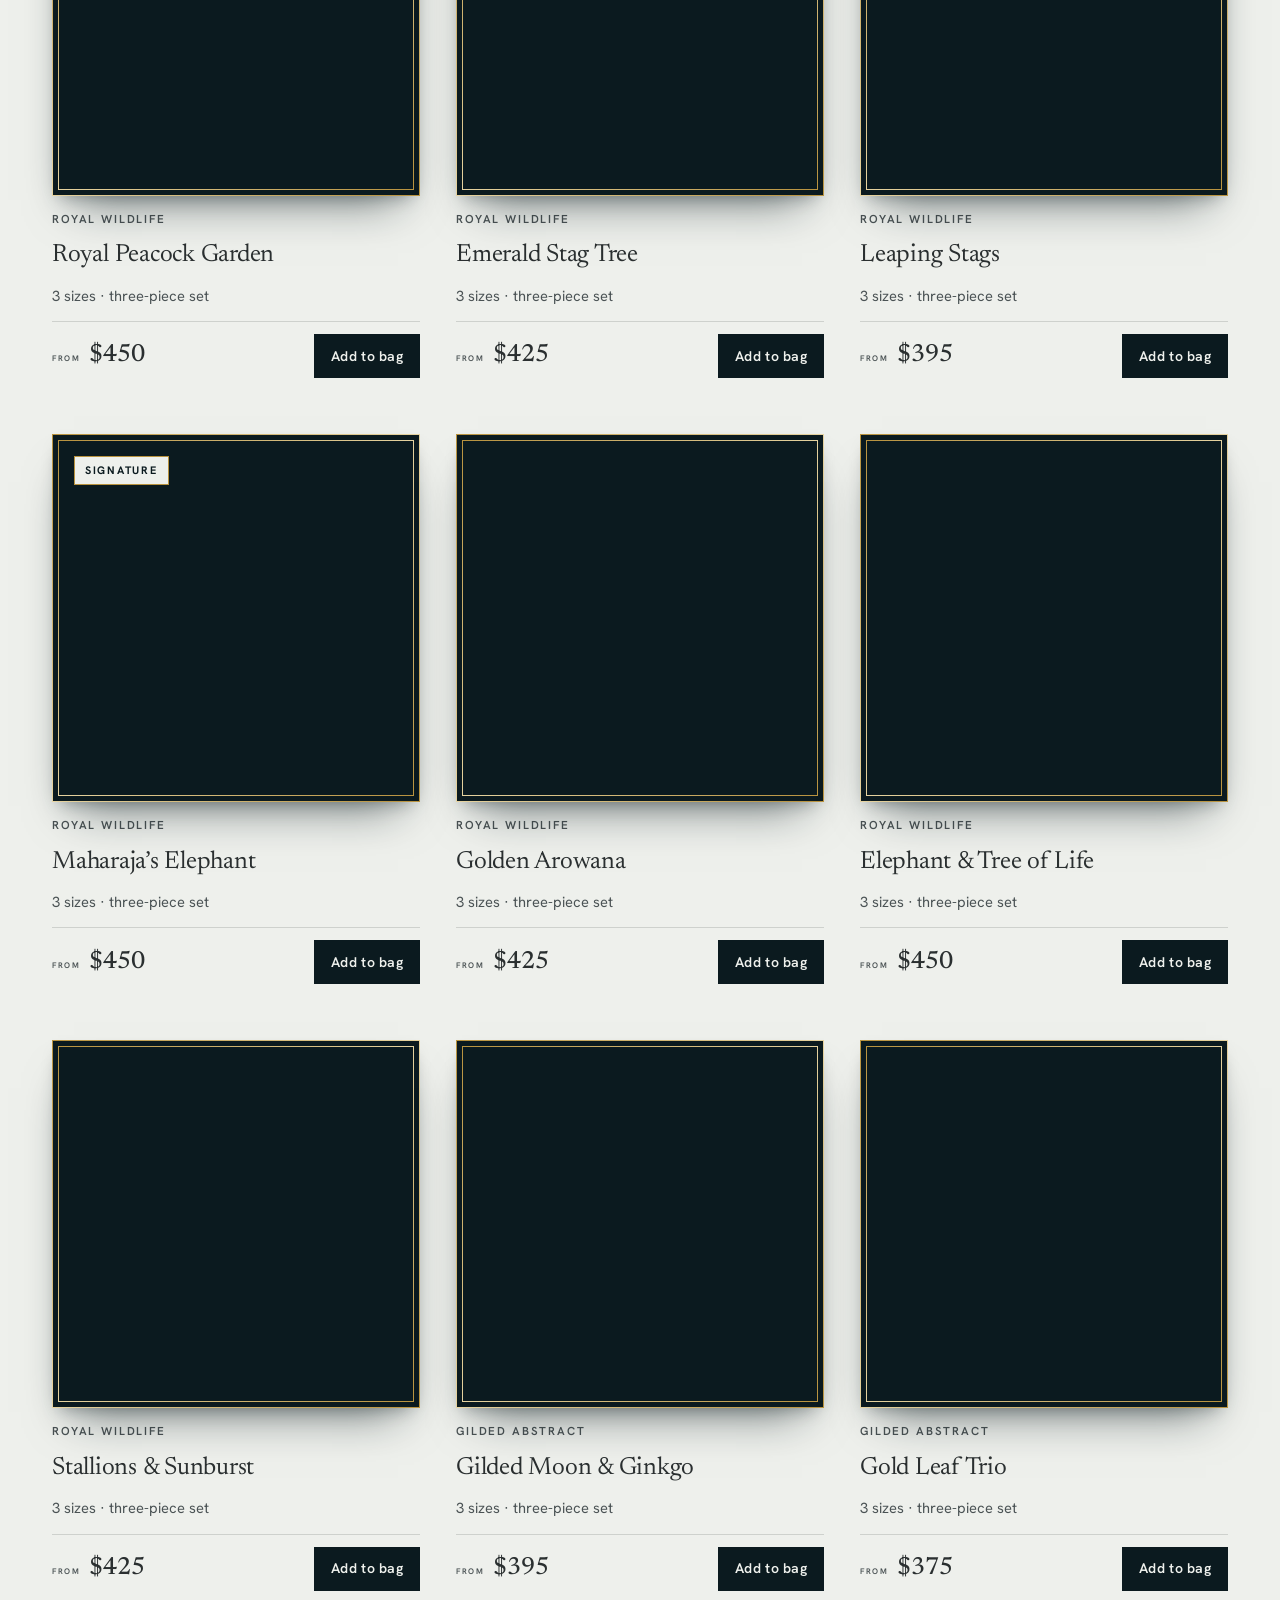
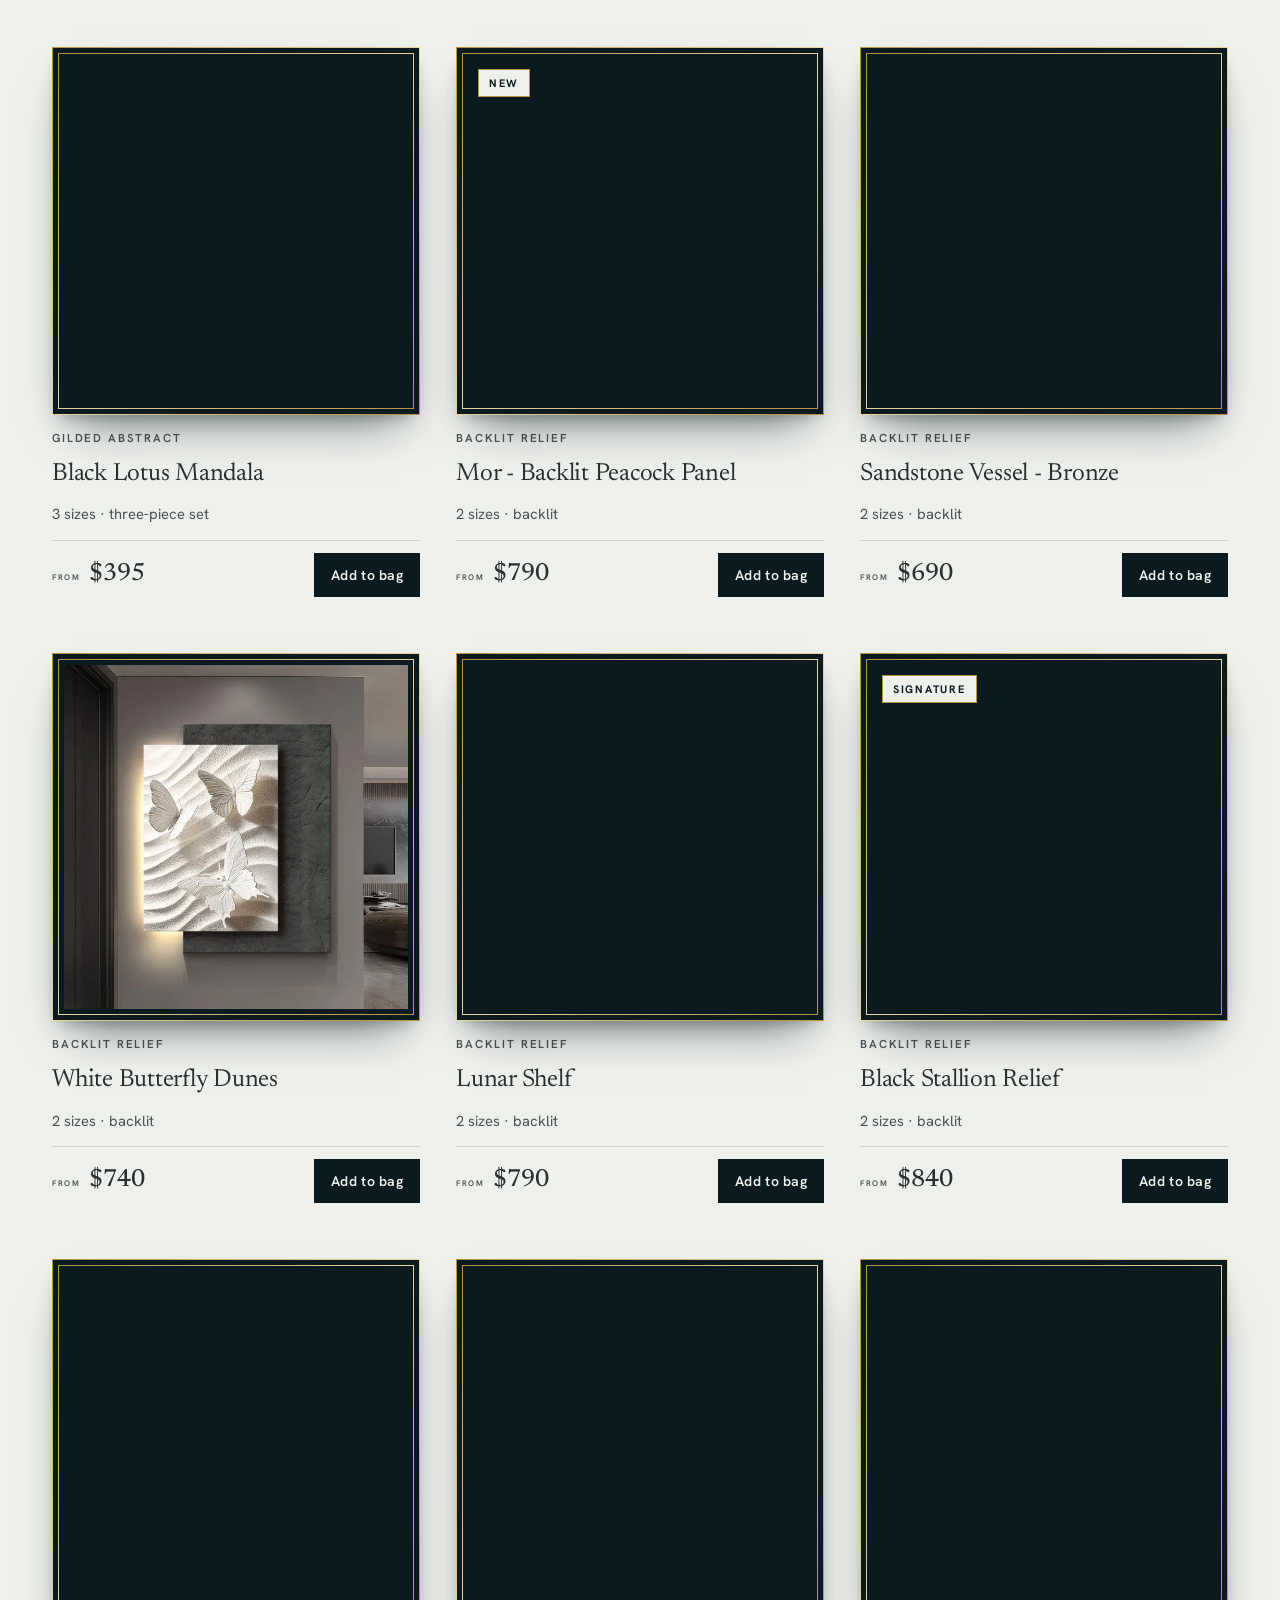
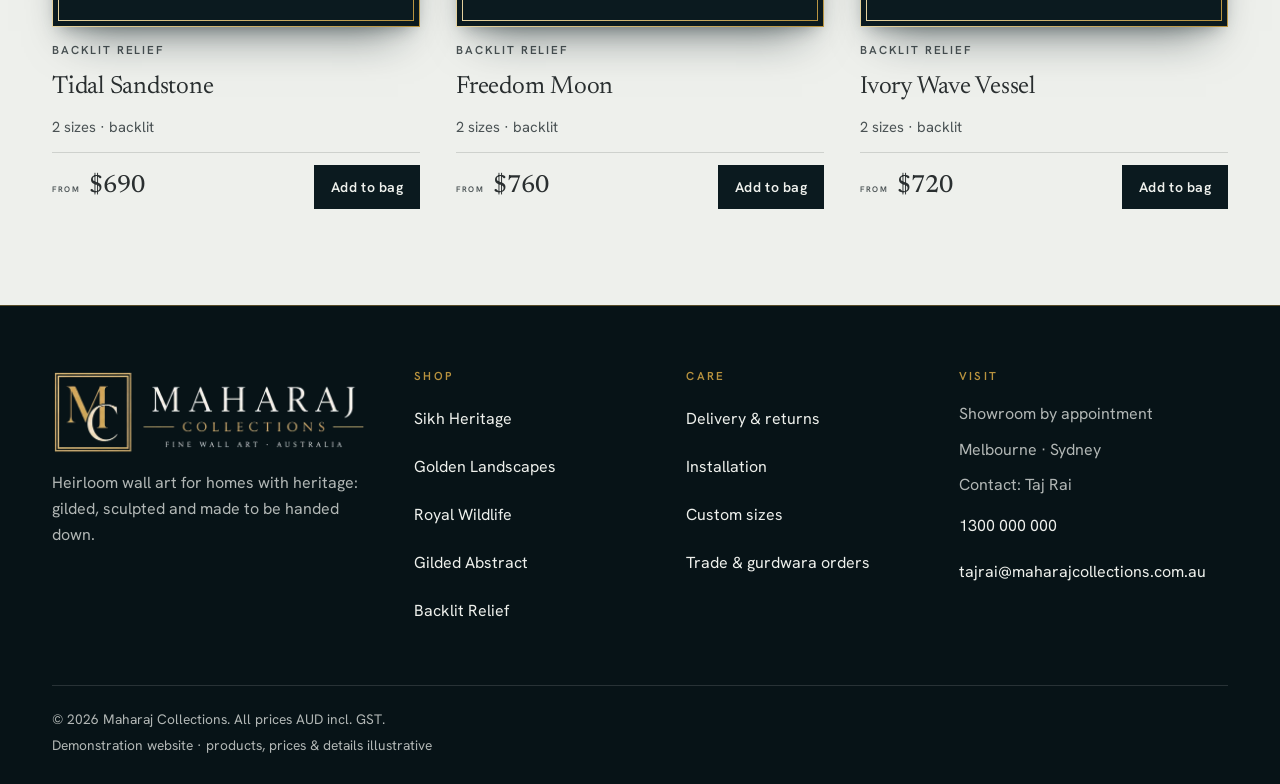
<file: catalogue.html>
<!doctype html>
<html lang="en-AU">
<head>
<meta charset="utf-8">
<meta name="viewport" content="width=device-width, initial-scale=1">
<title>Shop the Collection | Maharaj Collections</title>
<meta name="description" content="Thirty curated wall art designs across five collections: Sikh Heritage, Golden Landscapes, Royal Wildlife, Gilded Abstract and Backlit Relief. Free insured delivery.">
<meta name="theme-color" content="#0B1A1F">
<meta property="og:type" content="website">
<meta property="og:site_name" content="Maharaj Collections">
<meta property="og:locale" content="en_AU">
<meta property="og:title" content="Shop the Collection | Maharaj Collections">
<meta property="og:description" content="Thirty curated wall art designs across five collections: Sikh Heritage, Golden Landscapes, Royal Wildlife, Gilded Abstract and Backlit Relief. Free insured delivery.">
<meta property="og:image" content="https://maharaj-collections.netlify.app/images/harmandir-sahib-golden-hour-hero.jpg">
<meta property="og:image:alt" content="Harmandir Sahib, the Golden Temple, glowing gold at sunset beside the sarovar, under a sky of orange clouds">
<meta name="twitter:card" content="summary_large_image">
<meta name="twitter:title" content="Shop the Collection | Maharaj Collections">
<meta name="twitter:description" content="Thirty curated wall art designs across five collections: Sikh Heritage, Golden Landscapes, Royal Wildlife, Gilded Abstract and Backlit Relief. Free insured delivery.">
<meta name="twitter:image" content="https://maharaj-collections.netlify.app/images/harmandir-sahib-golden-hour-hero.jpg">
<link rel="icon" href="images/favicon.png" type="image/png" sizes="64x64">
<link rel="apple-touch-icon" href="images/apple-touch-icon.png">
<link rel="preconnect" href="https://fonts.googleapis.com">
<link rel="preconnect" href="https://fonts.gstatic.com" crossorigin>
<link rel="stylesheet" href="https://fonts.googleapis.com/css2?family=Hanken+Grotesk:wght@400;500;600;700&amp;family=Newsreader:ital,opsz,wght@0,6..72,400;0,6..72,500;1,6..72,400;1,6..72,500&amp;display=swap">
<link rel="stylesheet" href="styles.css">
<script src="products.js" defer></script>
<script src="main.js" defer></script>
</head>
<body>
<a class="skip" href="#main">Skip to content</a>
<header class="site-header">
  <div class="wrap bar">
    <a class="brand" href="index.html" aria-label="Maharaj Collections, home">
      <picture><source srcset="images/logo-horizontal.webp" type="image/webp"><img class="brand-logo " src="images/logo-horizontal.png" alt="Maharaj Collections, fine wall art, Australia" width="182" height="48"></picture>
    </a>
    <a class="bag" href="order.html" aria-label="Bag, 0 items">
      <svg viewBox="0 0 24 24" aria-hidden="true" focusable="false"><path d="M5 8h14l-1 13H6L5 8z"/><path d="M9 8V6a3 3 0 0 1 6 0v2"/></svg>
      <span class="bag-count is-zero" aria-hidden="true">0</span>
    </a>
    <button type="button" class="menu-btn" aria-expanded="false" aria-controls="primary-nav" aria-label="Menu">
      <svg viewBox="0 0 24 24" aria-hidden="true" focusable="false"><path d="M4 7h16M4 12h16M4 17h16"/></svg>
    </button>
    <nav id="primary-nav" class="primary" aria-label="Primary">
      <ul>
        <li><a href="index.html">Home</a></li>
        <li class="has-mega">
          <div class="shop-row"><a href="catalogue.html" aria-current="page">Shop</a>
            <button type="button" class="mega-toggle" aria-expanded="false" aria-controls="mega" aria-label="Shop collections"><svg viewBox="0 0 12 12" aria-hidden="true" focusable="false"><path d="M2 4l4 4 4-4"/></svg></button></div>
          <div class="mega" id="mega">
            <a href="catalogue.html?c=sikh"><b>Sikh Heritage</b><small>Harmandir Sahib, Ik Onkar, Khalsa</small></a>
            <a href="catalogue.html?c=land"><b>Golden Landscapes</b><small>Gilded trees &amp; moonlit ridges</small></a>
            <a href="catalogue.html?c=wild"><b>Royal Wildlife</b><small>Elephants, stags, peacocks</small></a>
            <a href="catalogue.html?c=abs"><b>Gilded Abstract</b><small>Gold leaf &amp; mandala</small></a>
            <a href="catalogue.html?c=relief"><b>Backlit Relief</b><small>Sculpted panels with LED halo</small></a>
            <a class="mega-all" href="catalogue.html">View all 30 pieces</a>
          </div>
        </li>
        <li><a href="about.html">Our Story</a></li>
        <li><a href="contact.html">Contact</a></li>
      </ul>
    </nav>
  </div>
</header>
<main id="main">
<section class="page-head">
  <div class="wrap">
    <p class="eyebrow">The collection</p>
    <h1>Every piece, <em>one gallery.</em></h1>
    <p class="lead">Thirty curated designs across five collections. Every triptych comes in three sizes; every relief is backlit.</p>
  </div>
</section>
<section class="sec sec--marble">
  <div class="wrap">
    <div class="controls">
      <div class="filters" id="filters" role="group" aria-label="Filter by collection"></div>
      <div class="control-row">
        <p class="count" id="result-count" role="status" aria-live="polite"></p>
        <div class="sort"><label for="sort">Sort by</label>
          <select id="sort"><option value="featured">Featured</option><option value="low">Price low to high</option><option value="high">Price high to low</option></select>
        </div>
      </div>
    </div>
    <div class="grid" id="catalogue-grid"></div>
    <noscript><p class="form-msg">The catalogue needs JavaScript to load. Call <a class="text-link" href="tel:1300000000">1300 000 000</a> and we will talk you through the range.</p></noscript>
  </div>
</section>
</main>
<footer class="site-footer">
  <div class="wrap">
    <div class="foot-grid">
      <div class="foot-brand">
        <a class="brand" href="index.html" aria-label="Maharaj Collections, home">
          <picture><source srcset="images/logo-horizontal.webp" type="image/webp"><img class="brand-logo brand-logo--lg" src="images/logo-horizontal.png" alt="Maharaj Collections, fine wall art, Australia" width="318" height="84"></picture>
        </a>
        <p>Heirloom wall art for homes with heritage: gilded, sculpted and made to be handed down.</p>
      </div>
      <nav aria-label="Shop collections">
        <h2>Shop</h2>
        <ul>
          <li><a href="catalogue.html?c=sikh">Sikh Heritage</a></li>
          <li><a href="catalogue.html?c=land">Golden Landscapes</a></li>
          <li><a href="catalogue.html?c=wild">Royal Wildlife</a></li>
          <li><a href="catalogue.html?c=abs">Gilded Abstract</a></li>
          <li><a href="catalogue.html?c=relief">Backlit Relief</a></li>
        </ul>
      </nav>
      <nav aria-label="Care and services">
        <h2>Care</h2>
        <ul>
          <li><a href="about.html#delivery">Delivery &amp; returns</a></li>
          <li><a href="about.html#install">Installation</a></li>
          <li><a href="contact.html">Custom sizes</a></li>
          <li><a href="contact.html">Trade &amp; gurdwara orders</a></li>
        </ul>
      </nav>
      <div>
        <h2>Visit</h2>
        <address>
          <span>Showroom by appointment</span>
          <span>Melbourne · Sydney</span>
          <span>Contact: Taj Rai</span>
          <a href="tel:1300000000">1300 000 000</a>
          <a href="mailto:tajrai@maharajcollections.com.au">tajrai@maharajcollections.com.au</a>
        </address>
      </div>
    </div>
    <div class="foot-legal">
      <p>© 2026 Maharaj Collections. All prices AUD incl. GST.</p>
      <p>Demonstration website · products, prices &amp; details illustrative</p>
    </div>
  </div>
</footer>
</body>
</html>
</file>
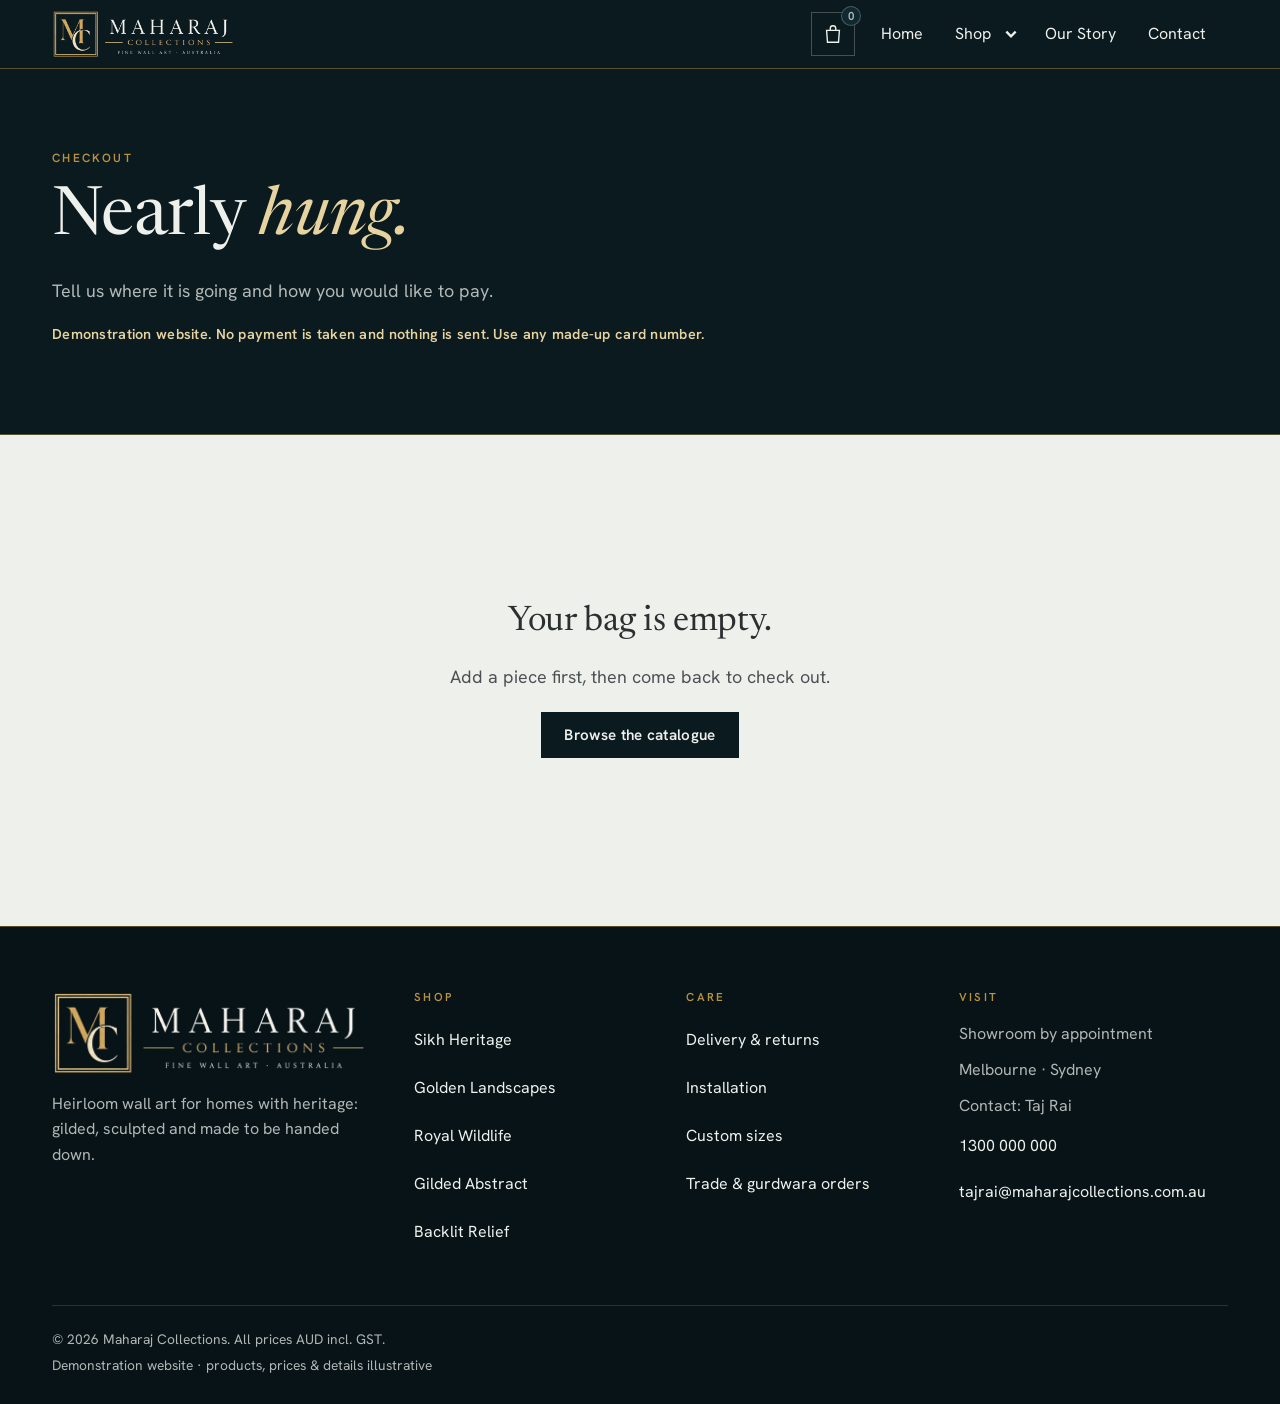
<file: checkout.html>
<!doctype html>
<html lang="en-AU">
<head>
<meta charset="utf-8">
<meta name="viewport" content="width=device-width, initial-scale=1">
<title>Checkout | Maharaj Collections</title>
<meta name="description" content="Demonstration checkout for Maharaj Collections. No payment is taken and nothing is sent.">
<meta name="theme-color" content="#0B1A1F">
<meta property="og:type" content="website">
<meta property="og:site_name" content="Maharaj Collections">
<meta property="og:locale" content="en_AU">
<meta property="og:title" content="Checkout | Maharaj Collections">
<meta property="og:description" content="Demonstration checkout for Maharaj Collections. No payment is taken and nothing is sent.">
<meta property="og:image" content="https://maharaj-collections.netlify.app/images/harmandir-sahib-golden-hour-hero.jpg">
<meta property="og:image:alt" content="Harmandir Sahib, the Golden Temple, glowing gold at sunset beside the sarovar, under a sky of orange clouds">
<meta name="twitter:card" content="summary_large_image">
<meta name="twitter:title" content="Checkout | Maharaj Collections">
<meta name="twitter:description" content="Demonstration checkout for Maharaj Collections. No payment is taken and nothing is sent.">
<meta name="twitter:image" content="https://maharaj-collections.netlify.app/images/harmandir-sahib-golden-hour-hero.jpg">
<link rel="icon" href="images/favicon.png" type="image/png" sizes="64x64">
<link rel="apple-touch-icon" href="images/apple-touch-icon.png">
<link rel="preconnect" href="https://fonts.googleapis.com">
<link rel="preconnect" href="https://fonts.gstatic.com" crossorigin>
<link rel="stylesheet" href="https://fonts.googleapis.com/css2?family=Hanken+Grotesk:wght@400;500;600;700&amp;family=Newsreader:ital,opsz,wght@0,6..72,400;0,6..72,500;1,6..72,400;1,6..72,500&amp;display=swap">
<link rel="stylesheet" href="styles.css">
<script src="products.js" defer></script>
<script src="main.js" defer></script>
</head>
<body>
<a class="skip" href="#main">Skip to content</a>
<header class="site-header">
  <div class="wrap bar">
    <a class="brand" href="index.html" aria-label="Maharaj Collections, home">
      <picture><source srcset="images/logo-horizontal.webp" type="image/webp"><img class="brand-logo " src="images/logo-horizontal.png" alt="Maharaj Collections, fine wall art, Australia" width="182" height="48"></picture>
    </a>
    <a class="bag" href="order.html" aria-label="Bag, 0 items">
      <svg viewBox="0 0 24 24" aria-hidden="true" focusable="false"><path d="M5 8h14l-1 13H6L5 8z"/><path d="M9 8V6a3 3 0 0 1 6 0v2"/></svg>
      <span class="bag-count is-zero" aria-hidden="true">0</span>
    </a>
    <button type="button" class="menu-btn" aria-expanded="false" aria-controls="primary-nav" aria-label="Menu">
      <svg viewBox="0 0 24 24" aria-hidden="true" focusable="false"><path d="M4 7h16M4 12h16M4 17h16"/></svg>
    </button>
    <nav id="primary-nav" class="primary" aria-label="Primary">
      <ul>
        <li><a href="index.html">Home</a></li>
        <li class="has-mega">
          <div class="shop-row"><a href="catalogue.html">Shop</a>
            <button type="button" class="mega-toggle" aria-expanded="false" aria-controls="mega" aria-label="Shop collections"><svg viewBox="0 0 12 12" aria-hidden="true" focusable="false"><path d="M2 4l4 4 4-4"/></svg></button></div>
          <div class="mega" id="mega">
            <a href="catalogue.html?c=sikh"><b>Sikh Heritage</b><small>Harmandir Sahib, Ik Onkar, Khalsa</small></a>
            <a href="catalogue.html?c=land"><b>Golden Landscapes</b><small>Gilded trees &amp; moonlit ridges</small></a>
            <a href="catalogue.html?c=wild"><b>Royal Wildlife</b><small>Elephants, stags, peacocks</small></a>
            <a href="catalogue.html?c=abs"><b>Gilded Abstract</b><small>Gold leaf &amp; mandala</small></a>
            <a href="catalogue.html?c=relief"><b>Backlit Relief</b><small>Sculpted panels with LED halo</small></a>
            <a class="mega-all" href="catalogue.html">View all 30 pieces</a>
          </div>
        </li>
        <li><a href="about.html">Our Story</a></li>
        <li><a href="contact.html">Contact</a></li>
      </ul>
    </nav>
  </div>
</header>
<main id="main">
<section class="page-head">
  <div class="wrap">
    <p class="eyebrow">Checkout</p>
    <h1>Nearly <em>hung.</em></h1>
    <p class="lead">Tell us where it is going and how you would like to pay.</p>
    <p class="demo-note">Demonstration website. No payment is taken and nothing is sent. Use any made-up card number.</p>
  </div>
</section>
<section class="sec sec--marble">
  <div class="wrap" id="co-main">
    <div class="co-grid">
      <form class="co-form" id="checkout-form" method="post" action="checkout.html" autocomplete="off" novalidate>
        <div class="co-block">
          <h2>Contact</h2>
          <div class="row2">
            <div class="field"><label for="co-name">Full name</label><input id="co-name" type="text" autocomplete="off" data-req="text" data-msg="Please add your full name."></div>
            <div class="field"><label for="co-email">Email</label><input id="co-email" type="email" autocomplete="off" data-req="email" data-msg="Please add your email for the confirmation."></div>
          </div>
          <div class="field"><label for="co-phone">Phone (optional)</label><input id="co-phone" type="tel" autocomplete="off"></div>
        </div>
        <div class="co-block">
          <h2>Delivery</h2>
          <div class="field"><label for="co-address">Street address</label><input id="co-address" type="text" autocomplete="off" data-req="text" data-msg="Please add the street address for delivery."></div>
          <div class="row2">
            <div class="field"><label for="co-suburb">Suburb</label><input id="co-suburb" type="text" autocomplete="off" data-req="text" data-msg="Please add the suburb."></div>
            <div class="field"><label for="co-state">State</label><select id="co-state"><option>VIC</option><option>NSW</option><option>QLD</option><option>WA</option><option>SA</option><option>TAS</option><option>ACT</option><option>NT</option></select></div>
          </div>
          <div class="field"><label for="co-postcode">Postcode</label><input id="co-postcode" type="text" inputmode="numeric" maxlength="4" autocomplete="off" data-req="postcode" data-msg="Please add a 4 digit postcode."></div>
          <label class="check" for="co-install"><input id="co-install" type="checkbox"><span>Add professional install for $149 (Melbourne and Sydney metro, includes LED wiring for backlit panels)</span></label>
        </div>
        <div class="co-block">
          <h2>Payment</h2>
          <p class="pay-note">Demonstration only. These fields are not sent, saved or checked against a bank. Type any numbers.</p>
          <div class="field"><label for="co-card">Card number</label><input id="co-card" type="text" inputmode="numeric" autocomplete="off" placeholder="4242 4242 4242 4242" data-req="card" data-msg="Please add a card number. Any made-up number works."></div>
          <div class="field"><label for="co-cardname">Name on card</label><input id="co-cardname" type="text" autocomplete="off" data-req="text" data-msg="Please add the name on the card."></div>
          <div class="row2">
            <div class="field"><label for="co-exp">Expiry</label><input id="co-exp" type="text" inputmode="numeric" autocomplete="off" placeholder="MM/YY" data-req="expiry" data-msg="Please add the expiry, like 08/29."></div>
            <div class="field"><label for="co-cvc">Security code</label><input id="co-cvc" type="text" inputmode="numeric" autocomplete="off" placeholder="123" data-req="cvc" data-msg="Please add the 3 or 4 digit security code."></div>
          </div>
        </div>
        <button class="btn btn--blue" type="submit">Place demo order</button>
        <p class="demo-note">Demonstration website. No payment is taken.</p>
      </form>
      <aside class="co-summary" aria-labelledby="sum-title">
        <h2 id="sum-title">Your order</h2>
        <div id="co-summary"></div>
        <a class="text-link" href="order.html">Edit bag</a>
      </aside>
    </div>
  </div>
  <noscript><div class="wrap"><p class="form-msg">Checkout needs JavaScript. Call <a class="text-link" href="tel:1300000000">1300 000 000</a> to place an order.</p></div></noscript>
</section>
</main>
<footer class="site-footer">
  <div class="wrap">
    <div class="foot-grid">
      <div class="foot-brand">
        <a class="brand" href="index.html" aria-label="Maharaj Collections, home">
          <picture><source srcset="images/logo-horizontal.webp" type="image/webp"><img class="brand-logo brand-logo--lg" src="images/logo-horizontal.png" alt="Maharaj Collections, fine wall art, Australia" width="318" height="84"></picture>
        </a>
        <p>Heirloom wall art for homes with heritage: gilded, sculpted and made to be handed down.</p>
      </div>
      <nav aria-label="Shop collections">
        <h2>Shop</h2>
        <ul>
          <li><a href="catalogue.html?c=sikh">Sikh Heritage</a></li>
          <li><a href="catalogue.html?c=land">Golden Landscapes</a></li>
          <li><a href="catalogue.html?c=wild">Royal Wildlife</a></li>
          <li><a href="catalogue.html?c=abs">Gilded Abstract</a></li>
          <li><a href="catalogue.html?c=relief">Backlit Relief</a></li>
        </ul>
      </nav>
      <nav aria-label="Care and services">
        <h2>Care</h2>
        <ul>
          <li><a href="about.html#delivery">Delivery &amp; returns</a></li>
          <li><a href="about.html#install">Installation</a></li>
          <li><a href="contact.html">Custom sizes</a></li>
          <li><a href="contact.html">Trade &amp; gurdwara orders</a></li>
        </ul>
      </nav>
      <div>
        <h2>Visit</h2>
        <address>
          <span>Showroom by appointment</span>
          <span>Melbourne · Sydney</span>
          <span>Contact: Taj Rai</span>
          <a href="tel:1300000000">1300 000 000</a>
          <a href="mailto:tajrai@maharajcollections.com.au">tajrai@maharajcollections.com.au</a>
        </address>
      </div>
    </div>
    <div class="foot-legal">
      <p>© 2026 Maharaj Collections. All prices AUD incl. GST.</p>
      <p>Demonstration website · products, prices &amp; details illustrative</p>
    </div>
  </div>
</footer>
</body>
</html>
</file>
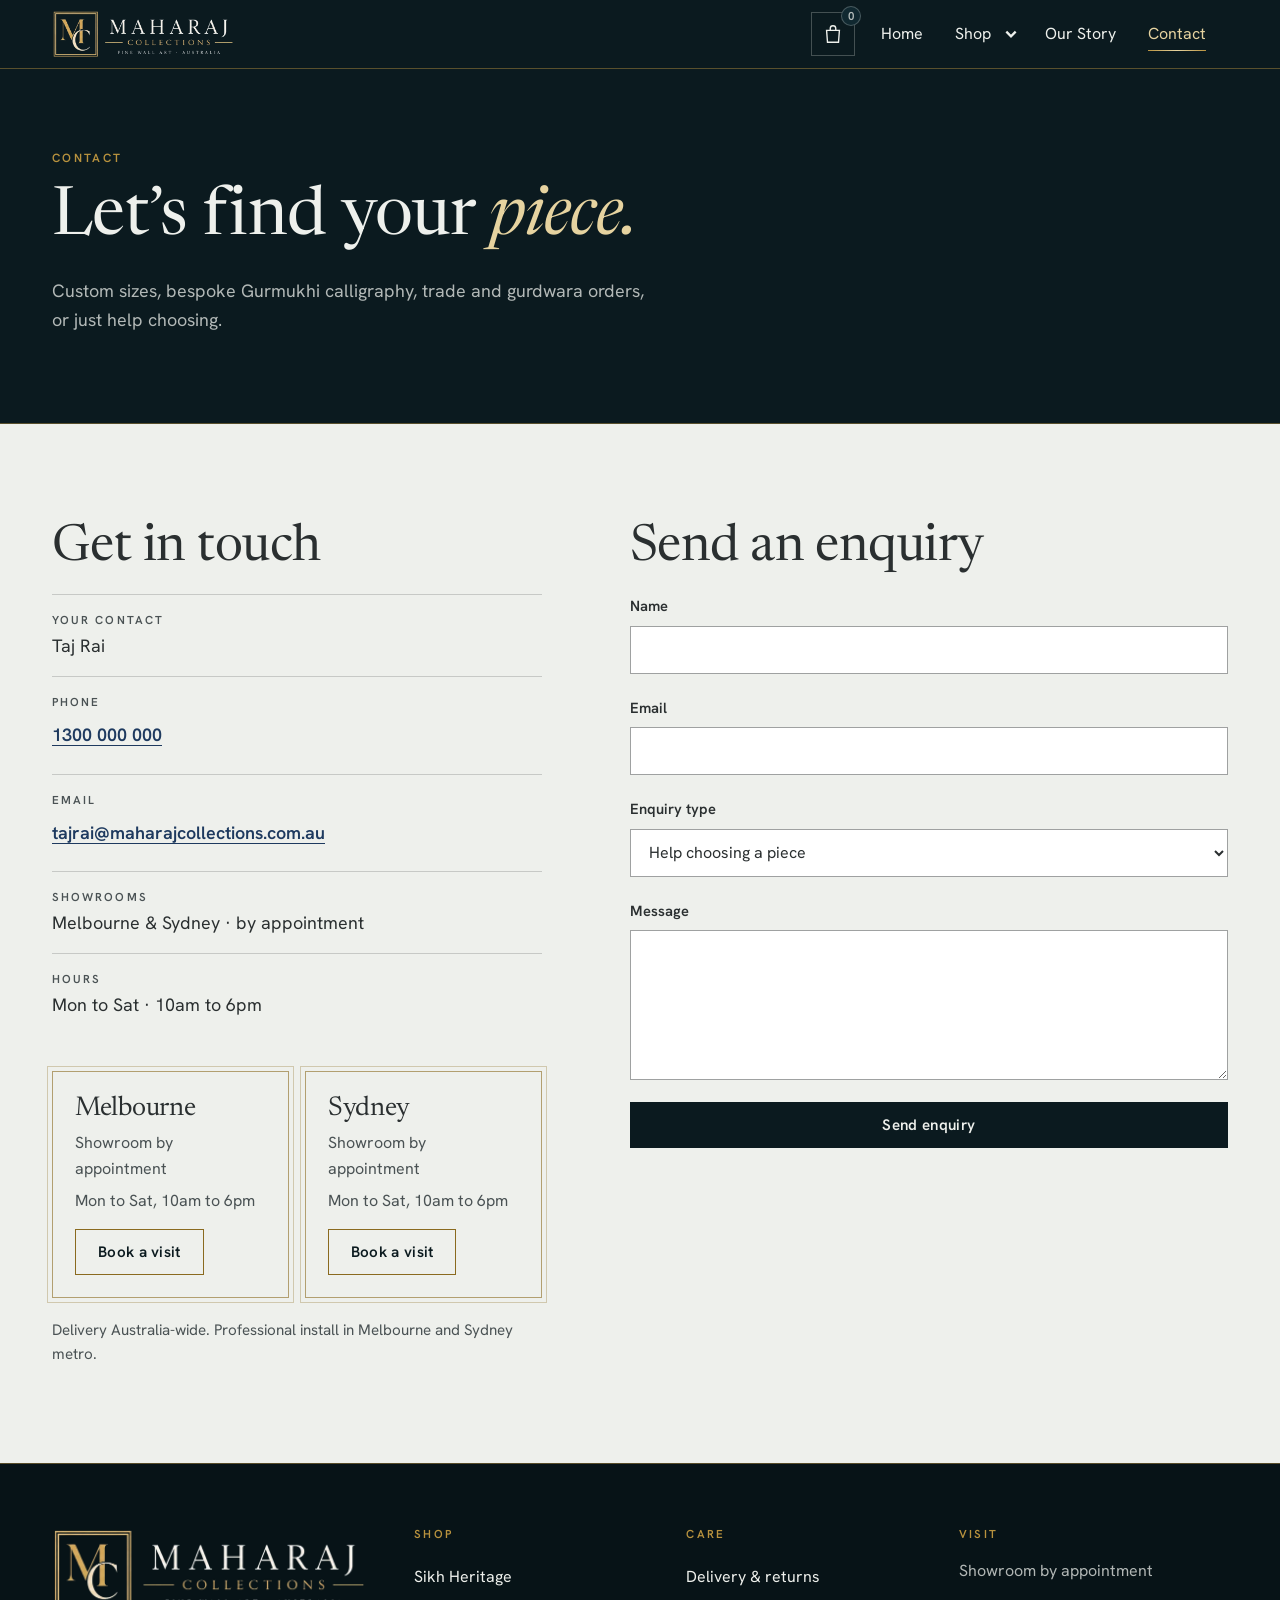
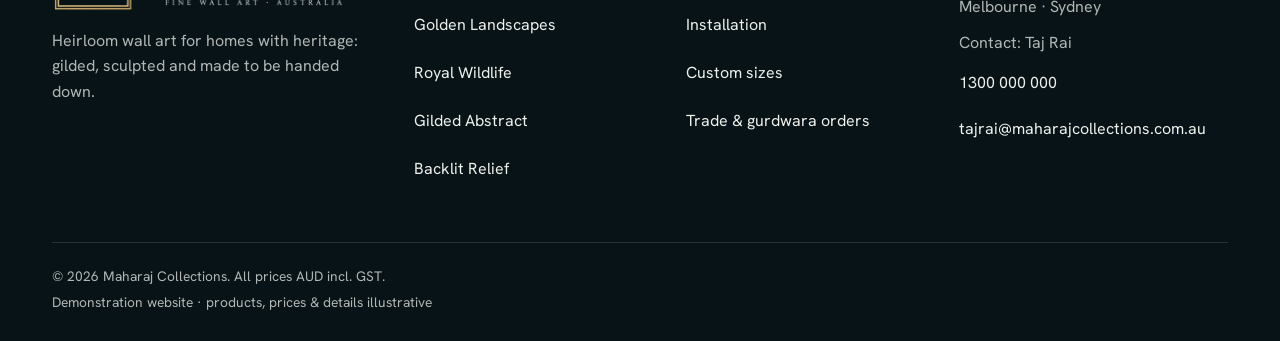
<file: contact.html>
<!doctype html>
<html lang="en-AU">
<head>
<meta charset="utf-8">
<meta name="viewport" content="width=device-width, initial-scale=1">
<title>Contact | Maharaj Collections</title>
<meta name="description" content="Talk to Taj Rai about custom sizes, bespoke Gurmukhi calligraphy, trade and gurdwara orders. Showrooms in Melbourne and Sydney by appointment.">
<meta name="theme-color" content="#0B1A1F">
<meta property="og:type" content="website">
<meta property="og:site_name" content="Maharaj Collections">
<meta property="og:locale" content="en_AU">
<meta property="og:title" content="Contact | Maharaj Collections">
<meta property="og:description" content="Talk to Taj Rai about custom sizes, bespoke Gurmukhi calligraphy, trade and gurdwara orders. Showrooms in Melbourne and Sydney by appointment.">
<meta property="og:image" content="https://maharaj-collections.netlify.app/images/harmandir-sahib-golden-hour-hero.jpg">
<meta property="og:image:alt" content="Harmandir Sahib, the Golden Temple, glowing gold at sunset beside the sarovar, under a sky of orange clouds">
<meta name="twitter:card" content="summary_large_image">
<meta name="twitter:title" content="Contact | Maharaj Collections">
<meta name="twitter:description" content="Talk to Taj Rai about custom sizes, bespoke Gurmukhi calligraphy, trade and gurdwara orders. Showrooms in Melbourne and Sydney by appointment.">
<meta name="twitter:image" content="https://maharaj-collections.netlify.app/images/harmandir-sahib-golden-hour-hero.jpg">
<link rel="icon" href="images/favicon.png" type="image/png" sizes="64x64">
<link rel="apple-touch-icon" href="images/apple-touch-icon.png">
<link rel="preconnect" href="https://fonts.googleapis.com">
<link rel="preconnect" href="https://fonts.gstatic.com" crossorigin>
<link rel="stylesheet" href="https://fonts.googleapis.com/css2?family=Hanken+Grotesk:wght@400;500;600;700&amp;family=Newsreader:ital,opsz,wght@0,6..72,400;0,6..72,500;1,6..72,400;1,6..72,500&amp;display=swap">
<link rel="stylesheet" href="styles.css">
<script src="products.js" defer></script>
<script src="main.js" defer></script>
</head>
<body>
<a class="skip" href="#main">Skip to content</a>
<header class="site-header">
  <div class="wrap bar">
    <a class="brand" href="index.html" aria-label="Maharaj Collections, home">
      <picture><source srcset="images/logo-horizontal.webp" type="image/webp"><img class="brand-logo " src="images/logo-horizontal.png" alt="Maharaj Collections, fine wall art, Australia" width="182" height="48"></picture>
    </a>
    <a class="bag" href="order.html" aria-label="Bag, 0 items">
      <svg viewBox="0 0 24 24" aria-hidden="true" focusable="false"><path d="M5 8h14l-1 13H6L5 8z"/><path d="M9 8V6a3 3 0 0 1 6 0v2"/></svg>
      <span class="bag-count is-zero" aria-hidden="true">0</span>
    </a>
    <button type="button" class="menu-btn" aria-expanded="false" aria-controls="primary-nav" aria-label="Menu">
      <svg viewBox="0 0 24 24" aria-hidden="true" focusable="false"><path d="M4 7h16M4 12h16M4 17h16"/></svg>
    </button>
    <nav id="primary-nav" class="primary" aria-label="Primary">
      <ul>
        <li><a href="index.html">Home</a></li>
        <li class="has-mega">
          <div class="shop-row"><a href="catalogue.html">Shop</a>
            <button type="button" class="mega-toggle" aria-expanded="false" aria-controls="mega" aria-label="Shop collections"><svg viewBox="0 0 12 12" aria-hidden="true" focusable="false"><path d="M2 4l4 4 4-4"/></svg></button></div>
          <div class="mega" id="mega">
            <a href="catalogue.html?c=sikh"><b>Sikh Heritage</b><small>Harmandir Sahib, Ik Onkar, Khalsa</small></a>
            <a href="catalogue.html?c=land"><b>Golden Landscapes</b><small>Gilded trees &amp; moonlit ridges</small></a>
            <a href="catalogue.html?c=wild"><b>Royal Wildlife</b><small>Elephants, stags, peacocks</small></a>
            <a href="catalogue.html?c=abs"><b>Gilded Abstract</b><small>Gold leaf &amp; mandala</small></a>
            <a href="catalogue.html?c=relief"><b>Backlit Relief</b><small>Sculpted panels with LED halo</small></a>
            <a class="mega-all" href="catalogue.html">View all 30 pieces</a>
          </div>
        </li>
        <li><a href="about.html">Our Story</a></li>
        <li><a href="contact.html" aria-current="page">Contact</a></li>
      </ul>
    </nav>
  </div>
</header>
<main id="main">
<section class="page-head">
  <div class="wrap">
    <p class="eyebrow">Contact</p>
    <h1>Let&rsquo;s find your <em>piece.</em></h1>
    <p class="lead">Custom sizes, bespoke Gurmukhi calligraphy, trade and gurdwara orders, or just help choosing.</p>
  </div>
</section>
<section class="sec sec--marble">
  <div class="wrap contact-grid">
    <div>
      <h2 class="h2">Get in touch</h2>
      <dl class="contact-list">
        <div><dt>Your contact</dt><dd>Taj Rai</dd></div>
        <div><dt>Phone</dt><dd><a href="tel:1300000000">1300 000 000</a></dd></div>
        <div><dt>Email</dt><dd><a href="mailto:tajrai@maharajcollections.com.au">tajrai@maharajcollections.com.au</a></dd></div>
        <div><dt>Showrooms</dt><dd>Melbourne &amp; Sydney · by appointment</dd></div>
        <div><dt>Hours</dt><dd>Mon to Sat · 10am to 6pm</dd></div>
      </dl>
      <div class="locations">
        <article class="loc">
          <h3>Melbourne</h3>
          <p>Showroom by appointment</p>
          <p>Mon to Sat, 10am to 6pm</p>
          <a class="btn btn--ghost" href="contact.html?type=showroom">Book a visit</a>
        </article>
        <article class="loc">
          <h3>Sydney</h3>
          <p>Showroom by appointment</p>
          <p>Mon to Sat, 10am to 6pm</p>
          <a class="btn btn--ghost" href="contact.html?type=showroom">Book a visit</a>
        </article>
      </div>
      <p class="install-line">Delivery Australia-wide. Professional install in Melbourne and Sydney metro.</p>
    </div>
    <div>
      <h2 class="h2">Send an enquiry</h2>
      <div class="form-slot">
      <form class="form" id="enquiry-form" name="enquiry" method="POST" action="/" data-netlify="true" data-netlify-honeypot="bot-field">
        <input type="hidden" name="form-name" value="enquiry">
        <p class="hp" aria-hidden="true"><label>Leave this empty <input type="text" name="bot-field" tabindex="-1" autocomplete="off"></label></p>
        <div class="field"><label for="enq-name">Name</label><input id="enq-name" name="name" type="text" autocomplete="name" data-req="text" data-msg="Please add your name so we know who to ask for."></div>
        <div class="field"><label for="enq-email">Email</label><input id="enq-email" name="email" type="email" autocomplete="email" data-req="email" data-msg="Please add your email so we can reply."></div>
        <div class="field"><label for="enquiry-type">Enquiry type</label>
          <select id="enquiry-type" name="enquiry-type">
            <option>Help choosing a piece</option>
            <option>Custom size or calligraphy</option>
            <option>Trade / designer pricing</option>
            <option>Gurdwara or community order</option>
            <option>Showroom appointment</option>
          </select></div>
        <div class="field"><label for="enq-message">Message</label><textarea id="enq-message" name="message" data-req="min10" data-msg="Tell us a little about the wall or the occasion."></textarea></div>
        <button class="btn" type="submit">Send enquiry</button>
      </form>
      </div>
    </div>
  </div>
</section>
</main>
<footer class="site-footer">
  <div class="wrap">
    <div class="foot-grid">
      <div class="foot-brand">
        <a class="brand" href="index.html" aria-label="Maharaj Collections, home">
          <picture><source srcset="images/logo-horizontal.webp" type="image/webp"><img class="brand-logo brand-logo--lg" src="images/logo-horizontal.png" alt="Maharaj Collections, fine wall art, Australia" width="318" height="84"></picture>
        </a>
        <p>Heirloom wall art for homes with heritage: gilded, sculpted and made to be handed down.</p>
      </div>
      <nav aria-label="Shop collections">
        <h2>Shop</h2>
        <ul>
          <li><a href="catalogue.html?c=sikh">Sikh Heritage</a></li>
          <li><a href="catalogue.html?c=land">Golden Landscapes</a></li>
          <li><a href="catalogue.html?c=wild">Royal Wildlife</a></li>
          <li><a href="catalogue.html?c=abs">Gilded Abstract</a></li>
          <li><a href="catalogue.html?c=relief">Backlit Relief</a></li>
        </ul>
      </nav>
      <nav aria-label="Care and services">
        <h2>Care</h2>
        <ul>
          <li><a href="about.html#delivery">Delivery &amp; returns</a></li>
          <li><a href="about.html#install">Installation</a></li>
          <li><a href="contact.html">Custom sizes</a></li>
          <li><a href="contact.html">Trade &amp; gurdwara orders</a></li>
        </ul>
      </nav>
      <div>
        <h2>Visit</h2>
        <address>
          <span>Showroom by appointment</span>
          <span>Melbourne · Sydney</span>
          <span>Contact: Taj Rai</span>
          <a href="tel:1300000000">1300 000 000</a>
          <a href="mailto:tajrai@maharajcollections.com.au">tajrai@maharajcollections.com.au</a>
        </address>
      </div>
    </div>
    <div class="foot-legal">
      <p>© 2026 Maharaj Collections. All prices AUD incl. GST.</p>
      <p>Demonstration website · products, prices &amp; details illustrative</p>
    </div>
  </div>
</footer>
</body>
</html>
</file>
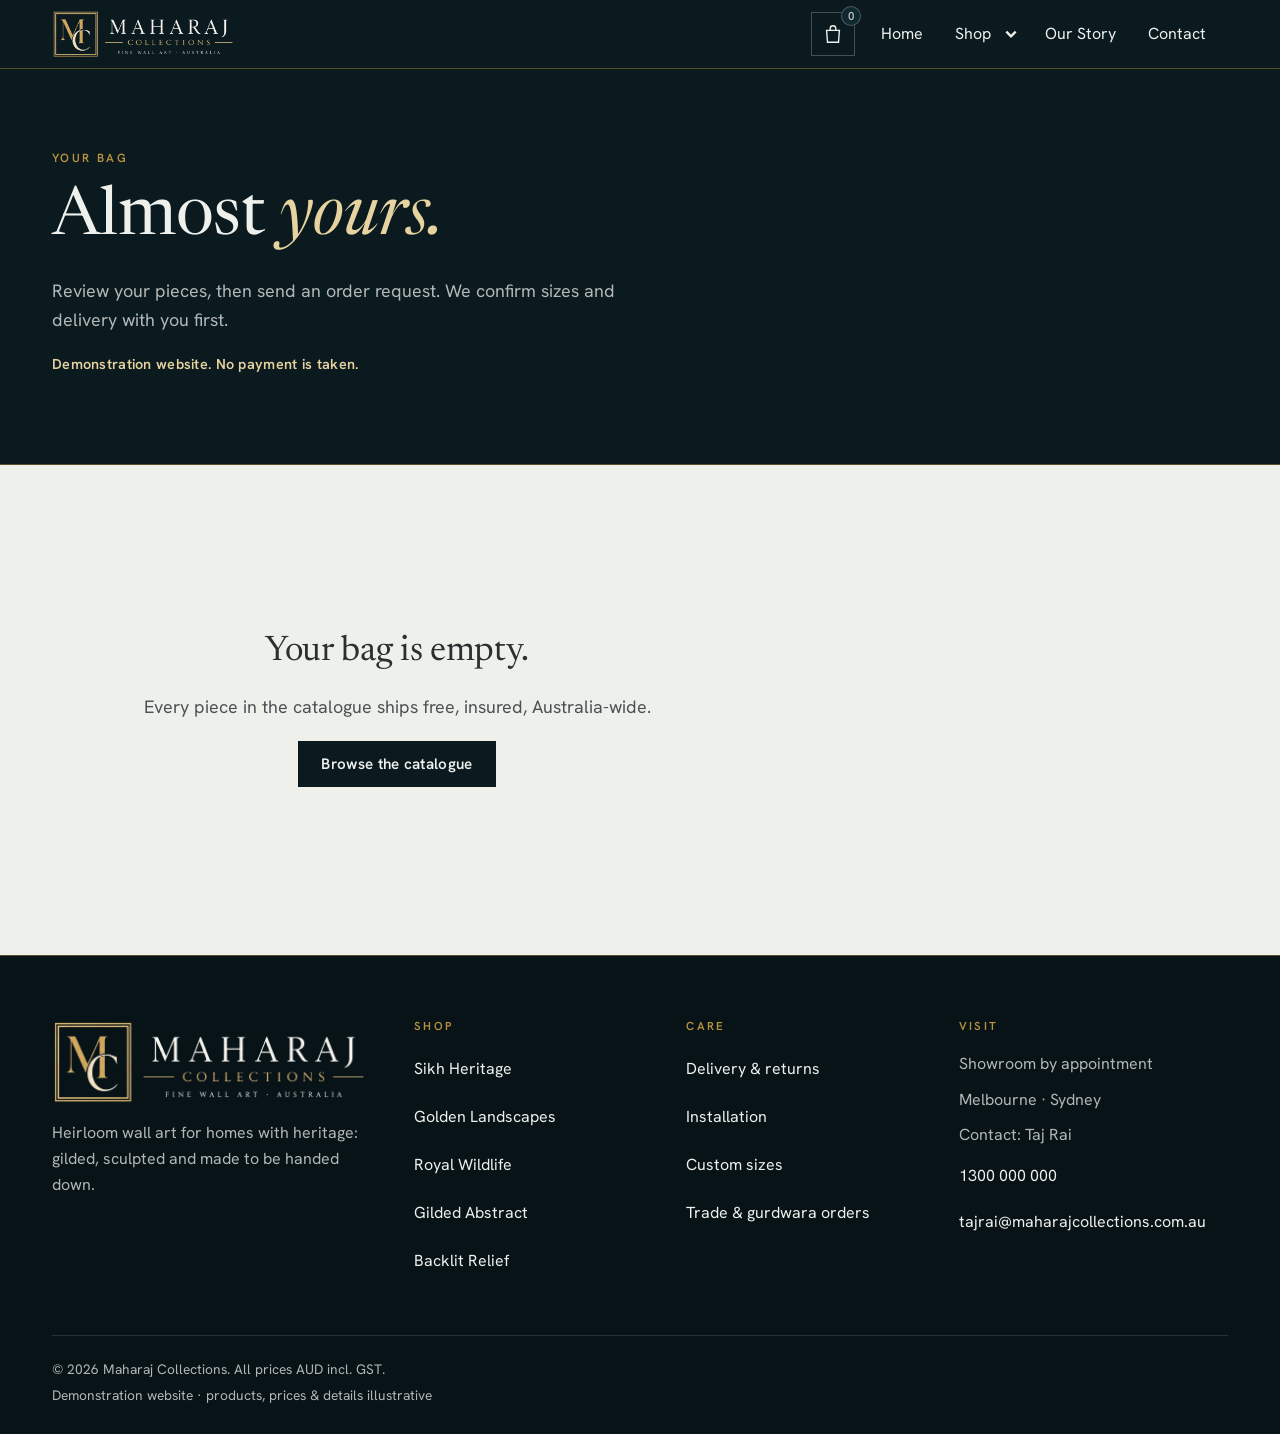
<file: order.html>
<!doctype html>
<html lang="en-AU">
<head>
<meta charset="utf-8">
<meta name="viewport" content="width=device-width, initial-scale=1">
<title>Your Bag | Maharaj Collections</title>
<meta name="description" content="Review your bag and send an order request. Demonstration website, no payment is taken. Free insured delivery across Australia.">
<meta name="theme-color" content="#0B1A1F">
<meta property="og:type" content="website">
<meta property="og:site_name" content="Maharaj Collections">
<meta property="og:locale" content="en_AU">
<meta property="og:title" content="Your Bag | Maharaj Collections">
<meta property="og:description" content="Review your bag and send an order request. Demonstration website, no payment is taken. Free insured delivery across Australia.">
<meta property="og:image" content="https://maharaj-collections.netlify.app/images/harmandir-sahib-golden-hour-hero.jpg">
<meta property="og:image:alt" content="Harmandir Sahib, the Golden Temple, glowing gold at sunset beside the sarovar, under a sky of orange clouds">
<meta name="twitter:card" content="summary_large_image">
<meta name="twitter:title" content="Your Bag | Maharaj Collections">
<meta name="twitter:description" content="Review your bag and send an order request. Demonstration website, no payment is taken. Free insured delivery across Australia.">
<meta name="twitter:image" content="https://maharaj-collections.netlify.app/images/harmandir-sahib-golden-hour-hero.jpg">
<link rel="icon" href="images/favicon.png" type="image/png" sizes="64x64">
<link rel="apple-touch-icon" href="images/apple-touch-icon.png">
<link rel="preconnect" href="https://fonts.googleapis.com">
<link rel="preconnect" href="https://fonts.gstatic.com" crossorigin>
<link rel="stylesheet" href="https://fonts.googleapis.com/css2?family=Hanken+Grotesk:wght@400;500;600;700&amp;family=Newsreader:ital,opsz,wght@0,6..72,400;0,6..72,500;1,6..72,400;1,6..72,500&amp;display=swap">
<link rel="stylesheet" href="styles.css">
<script src="products.js" defer></script>
<script src="main.js" defer></script>
</head>
<body>
<a class="skip" href="#main">Skip to content</a>
<header class="site-header">
  <div class="wrap bar">
    <a class="brand" href="index.html" aria-label="Maharaj Collections, home">
      <picture><source srcset="images/logo-horizontal.webp" type="image/webp"><img class="brand-logo " src="images/logo-horizontal.png" alt="Maharaj Collections, fine wall art, Australia" width="182" height="48"></picture>
    </a>
    <a class="bag" href="order.html" aria-label="Bag, 0 items">
      <svg viewBox="0 0 24 24" aria-hidden="true" focusable="false"><path d="M5 8h14l-1 13H6L5 8z"/><path d="M9 8V6a3 3 0 0 1 6 0v2"/></svg>
      <span class="bag-count is-zero" aria-hidden="true">0</span>
    </a>
    <button type="button" class="menu-btn" aria-expanded="false" aria-controls="primary-nav" aria-label="Menu">
      <svg viewBox="0 0 24 24" aria-hidden="true" focusable="false"><path d="M4 7h16M4 12h16M4 17h16"/></svg>
    </button>
    <nav id="primary-nav" class="primary" aria-label="Primary">
      <ul>
        <li><a href="index.html">Home</a></li>
        <li class="has-mega">
          <div class="shop-row"><a href="catalogue.html">Shop</a>
            <button type="button" class="mega-toggle" aria-expanded="false" aria-controls="mega" aria-label="Shop collections"><svg viewBox="0 0 12 12" aria-hidden="true" focusable="false"><path d="M2 4l4 4 4-4"/></svg></button></div>
          <div class="mega" id="mega">
            <a href="catalogue.html?c=sikh"><b>Sikh Heritage</b><small>Harmandir Sahib, Ik Onkar, Khalsa</small></a>
            <a href="catalogue.html?c=land"><b>Golden Landscapes</b><small>Gilded trees &amp; moonlit ridges</small></a>
            <a href="catalogue.html?c=wild"><b>Royal Wildlife</b><small>Elephants, stags, peacocks</small></a>
            <a href="catalogue.html?c=abs"><b>Gilded Abstract</b><small>Gold leaf &amp; mandala</small></a>
            <a href="catalogue.html?c=relief"><b>Backlit Relief</b><small>Sculpted panels with LED halo</small></a>
            <a class="mega-all" href="catalogue.html">View all 30 pieces</a>
          </div>
        </li>
        <li><a href="about.html">Our Story</a></li>
        <li><a href="contact.html">Contact</a></li>
      </ul>
    </nav>
  </div>
</header>
<main id="main">
<section class="page-head">
  <div class="wrap">
    <p class="eyebrow">Your bag</p>
    <h1>Almost <em>yours.</em></h1>
    <p class="lead">Review your pieces, then send an order request. We confirm sizes and delivery with you first.</p>
    <p class="demo-note">Demonstration website. No payment is taken.</p>
  </div>
</section>
<section class="sec sec--marble">
  <div class="wrap bag-grid">
    <div id="bag-root" aria-live="polite"></div>
    <aside class="req-box" id="request-box" aria-labelledby="req-title">
      <h2 id="req-title">Request this order</h2>
      <p class="demo-note">Demonstration website. No payment is taken.</p>
      <div class="form-slot">
      <form class="form" id="order-form" name="order-request" method="POST" action="/" data-netlify="true" data-netlify-honeypot="bot-field">
        <input type="hidden" name="form-name" value="order-request">
        <input type="hidden" name="order" id="order-field" value="">
        <p class="hp" aria-hidden="true"><label>Leave this empty <input type="text" name="bot-field" tabindex="-1" autocomplete="off"></label></p>
        <div class="field"><label for="ord-name">Name</label><input id="ord-name" name="name" type="text" autocomplete="name" data-req="text" data-msg="Please add your name."></div>
        <div class="field"><label for="ord-email">Email</label><input id="ord-email" name="email" type="email" autocomplete="email" data-req="email" data-msg="Please add your email so we can confirm your order."></div>
        <div class="field"><label for="ord-phone">Phone (optional)</label><input id="ord-phone" name="phone" type="tel" autocomplete="tel"></div>
        <div class="field"><label for="ord-suburb">Delivery suburb</label><input id="ord-suburb" name="suburb" type="text" autocomplete="address-level2" data-req="text" data-msg="Please add your delivery suburb so we can check install and delivery."></div>
        <div class="field"><label for="ord-notes">Notes (optional)</label><textarea id="ord-notes" name="notes"></textarea></div>
        <button class="btn" type="submit">Request this order</button>
      </form>
      </div>
    </aside>
  </div>
  <noscript><div class="wrap"><p class="form-msg">The bag needs JavaScript. Call <a class="text-link" href="tel:1300000000">1300 000 000</a> to place a request.</p></div></noscript>
</section>
</main>
<footer class="site-footer">
  <div class="wrap">
    <div class="foot-grid">
      <div class="foot-brand">
        <a class="brand" href="index.html" aria-label="Maharaj Collections, home">
          <picture><source srcset="images/logo-horizontal.webp" type="image/webp"><img class="brand-logo brand-logo--lg" src="images/logo-horizontal.png" alt="Maharaj Collections, fine wall art, Australia" width="318" height="84"></picture>
        </a>
        <p>Heirloom wall art for homes with heritage: gilded, sculpted and made to be handed down.</p>
      </div>
      <nav aria-label="Shop collections">
        <h2>Shop</h2>
        <ul>
          <li><a href="catalogue.html?c=sikh">Sikh Heritage</a></li>
          <li><a href="catalogue.html?c=land">Golden Landscapes</a></li>
          <li><a href="catalogue.html?c=wild">Royal Wildlife</a></li>
          <li><a href="catalogue.html?c=abs">Gilded Abstract</a></li>
          <li><a href="catalogue.html?c=relief">Backlit Relief</a></li>
        </ul>
      </nav>
      <nav aria-label="Care and services">
        <h2>Care</h2>
        <ul>
          <li><a href="about.html#delivery">Delivery &amp; returns</a></li>
          <li><a href="about.html#install">Installation</a></li>
          <li><a href="contact.html">Custom sizes</a></li>
          <li><a href="contact.html">Trade &amp; gurdwara orders</a></li>
        </ul>
      </nav>
      <div>
        <h2>Visit</h2>
        <address>
          <span>Showroom by appointment</span>
          <span>Melbourne · Sydney</span>
          <span>Contact: Taj Rai</span>
          <a href="tel:1300000000">1300 000 000</a>
          <a href="mailto:tajrai@maharajcollections.com.au">tajrai@maharajcollections.com.au</a>
        </address>
      </div>
    </div>
    <div class="foot-legal">
      <p>© 2026 Maharaj Collections. All prices AUD incl. GST.</p>
      <p>Demonstration website · products, prices &amp; details illustrative</p>
    </div>
  </div>
</footer>
</body>
</html>
</file>
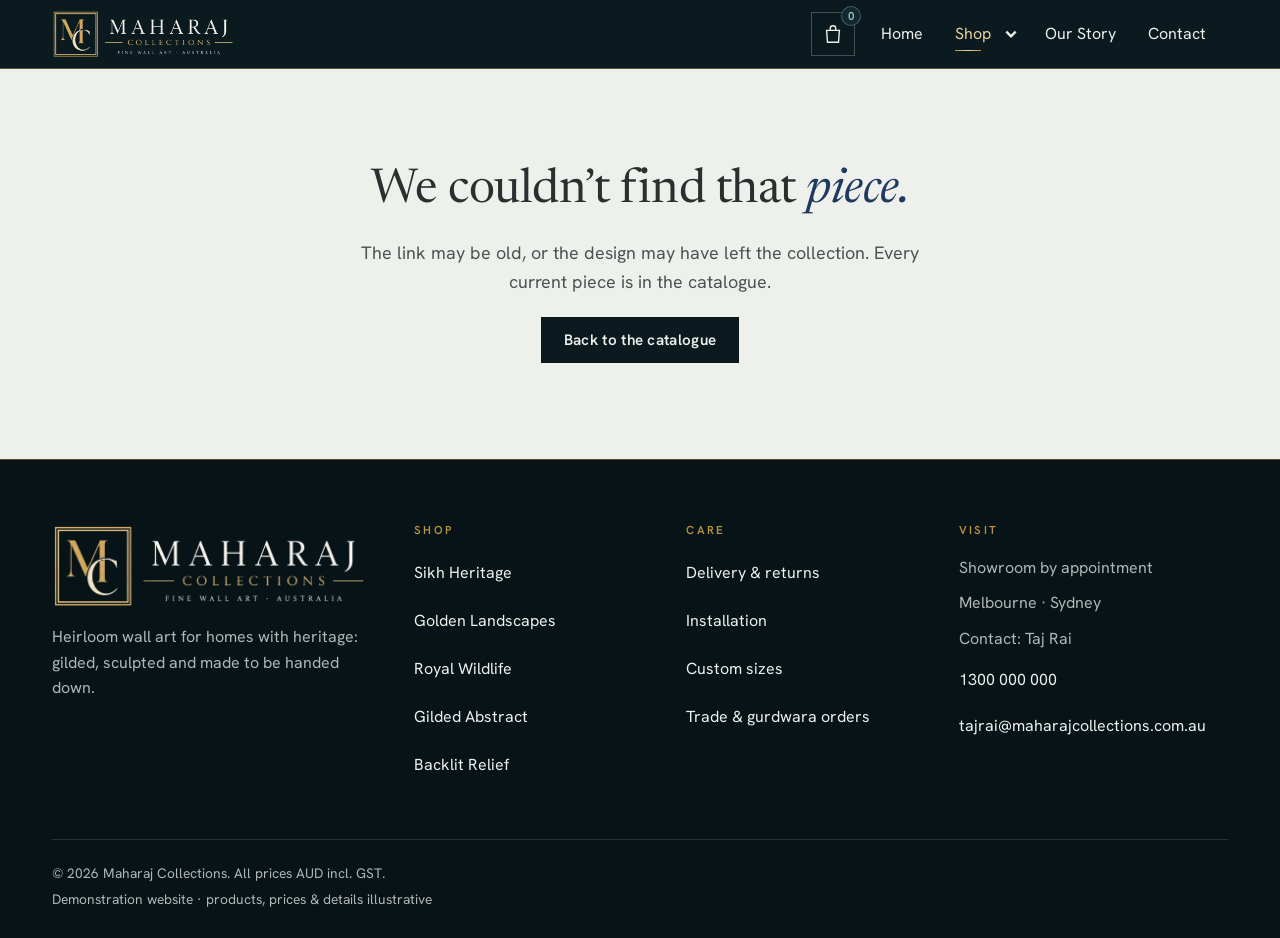
<file: product.html>
<!doctype html>
<html lang="en-AU">
<head>
<meta charset="utf-8">
<meta name="viewport" content="width=device-width, initial-scale=1">
<title>Piece | Maharaj Collections</title>
<meta name="description" content="A curated piece from Maharaj Collections. Free insured delivery across Australia, 30 day returns and a 5 year frame warranty.">
<meta name="theme-color" content="#0B1A1F">
<meta property="og:type" content="website">
<meta property="og:site_name" content="Maharaj Collections">
<meta property="og:locale" content="en_AU">
<meta property="og:title" content="Piece | Maharaj Collections">
<meta property="og:description" content="A curated piece from Maharaj Collections. Free insured delivery across Australia, 30 day returns and a 5 year frame warranty.">
<meta property="og:image" content="https://maharaj-collections.netlify.app/images/harmandir-sahib-golden-hour-hero.jpg">
<meta property="og:image:alt" content="Harmandir Sahib, the Golden Temple, glowing gold at sunset beside the sarovar, under a sky of orange clouds">
<meta name="twitter:card" content="summary_large_image">
<meta name="twitter:title" content="Piece | Maharaj Collections">
<meta name="twitter:description" content="A curated piece from Maharaj Collections. Free insured delivery across Australia, 30 day returns and a 5 year frame warranty.">
<meta name="twitter:image" content="https://maharaj-collections.netlify.app/images/harmandir-sahib-golden-hour-hero.jpg">
<link rel="icon" href="images/favicon.png" type="image/png" sizes="64x64">
<link rel="apple-touch-icon" href="images/apple-touch-icon.png">
<link rel="preconnect" href="https://fonts.googleapis.com">
<link rel="preconnect" href="https://fonts.gstatic.com" crossorigin>
<link rel="stylesheet" href="https://fonts.googleapis.com/css2?family=Hanken+Grotesk:wght@400;500;600;700&amp;family=Newsreader:ital,opsz,wght@0,6..72,400;0,6..72,500;1,6..72,400;1,6..72,500&amp;display=swap">
<link rel="stylesheet" href="styles.css">
<script src="products.js" defer></script>
<script src="main.js" defer></script>
</head>
<body>
<a class="skip" href="#main">Skip to content</a>
<header class="site-header">
  <div class="wrap bar">
    <a class="brand" href="index.html" aria-label="Maharaj Collections, home">
      <picture><source srcset="images/logo-horizontal.webp" type="image/webp"><img class="brand-logo " src="images/logo-horizontal.png" alt="Maharaj Collections, fine wall art, Australia" width="182" height="48"></picture>
    </a>
    <a class="bag" href="order.html" aria-label="Bag, 0 items">
      <svg viewBox="0 0 24 24" aria-hidden="true" focusable="false"><path d="M5 8h14l-1 13H6L5 8z"/><path d="M9 8V6a3 3 0 0 1 6 0v2"/></svg>
      <span class="bag-count is-zero" aria-hidden="true">0</span>
    </a>
    <button type="button" class="menu-btn" aria-expanded="false" aria-controls="primary-nav" aria-label="Menu">
      <svg viewBox="0 0 24 24" aria-hidden="true" focusable="false"><path d="M4 7h16M4 12h16M4 17h16"/></svg>
    </button>
    <nav id="primary-nav" class="primary" aria-label="Primary">
      <ul>
        <li><a href="index.html">Home</a></li>
        <li class="has-mega">
          <div class="shop-row"><a href="catalogue.html" aria-current="page">Shop</a>
            <button type="button" class="mega-toggle" aria-expanded="false" aria-controls="mega" aria-label="Shop collections"><svg viewBox="0 0 12 12" aria-hidden="true" focusable="false"><path d="M2 4l4 4 4-4"/></svg></button></div>
          <div class="mega" id="mega">
            <a href="catalogue.html?c=sikh"><b>Sikh Heritage</b><small>Harmandir Sahib, Ik Onkar, Khalsa</small></a>
            <a href="catalogue.html?c=land"><b>Golden Landscapes</b><small>Gilded trees &amp; moonlit ridges</small></a>
            <a href="catalogue.html?c=wild"><b>Royal Wildlife</b><small>Elephants, stags, peacocks</small></a>
            <a href="catalogue.html?c=abs"><b>Gilded Abstract</b><small>Gold leaf &amp; mandala</small></a>
            <a href="catalogue.html?c=relief"><b>Backlit Relief</b><small>Sculpted panels with LED halo</small></a>
            <a class="mega-all" href="catalogue.html">View all 30 pieces</a>
          </div>
        </li>
        <li><a href="about.html">Our Story</a></li>
        <li><a href="contact.html">Contact</a></li>
      </ul>
    </nav>
  </div>
</header>
<main id="main">
<div id="pdp-root"><div class="wrap"><div class="missing"><p class="lead">Loading the piece...</p></div></div></div>
<noscript><div class="wrap"><p class="form-msg">This page needs JavaScript to show the piece. <a class="text-link" href="catalogue.html">Back to the catalogue</a></p></div></noscript>
<section class="sec sec--marble2" id="related-root" hidden></section>
</main>
<footer class="site-footer">
  <div class="wrap">
    <div class="foot-grid">
      <div class="foot-brand">
        <a class="brand" href="index.html" aria-label="Maharaj Collections, home">
          <picture><source srcset="images/logo-horizontal.webp" type="image/webp"><img class="brand-logo brand-logo--lg" src="images/logo-horizontal.png" alt="Maharaj Collections, fine wall art, Australia" width="318" height="84"></picture>
        </a>
        <p>Heirloom wall art for homes with heritage: gilded, sculpted and made to be handed down.</p>
      </div>
      <nav aria-label="Shop collections">
        <h2>Shop</h2>
        <ul>
          <li><a href="catalogue.html?c=sikh">Sikh Heritage</a></li>
          <li><a href="catalogue.html?c=land">Golden Landscapes</a></li>
          <li><a href="catalogue.html?c=wild">Royal Wildlife</a></li>
          <li><a href="catalogue.html?c=abs">Gilded Abstract</a></li>
          <li><a href="catalogue.html?c=relief">Backlit Relief</a></li>
        </ul>
      </nav>
      <nav aria-label="Care and services">
        <h2>Care</h2>
        <ul>
          <li><a href="about.html#delivery">Delivery &amp; returns</a></li>
          <li><a href="about.html#install">Installation</a></li>
          <li><a href="contact.html">Custom sizes</a></li>
          <li><a href="contact.html">Trade &amp; gurdwara orders</a></li>
        </ul>
      </nav>
      <div>
        <h2>Visit</h2>
        <address>
          <span>Showroom by appointment</span>
          <span>Melbourne · Sydney</span>
          <span>Contact: Taj Rai</span>
          <a href="tel:1300000000">1300 000 000</a>
          <a href="mailto:tajrai@maharajcollections.com.au">tajrai@maharajcollections.com.au</a>
        </address>
      </div>
    </div>
    <div class="foot-legal">
      <p>© 2026 Maharaj Collections. All prices AUD incl. GST.</p>
      <p>Demonstration website · products, prices &amp; details illustrative</p>
    </div>
  </div>
</footer>
</body>
</html>
</file>
<file: styles.css>
/* Maharaj Collections. Gilt frame system on sarovar ink and marble. */

:root {
  --sarovar-ink: #0B1A1F;
  --ink-2: #102830;
  --gilt: #B8923E;
  --gilt-deep: #8A6A1F;
  --pale-gilt: #E6D3A0;
  --marble: #EEF0EC;
  --marble-2: #E2E6E0;
  --stone: #2A2F30;
  --stone-soft: #4A5254;
  --nishan: #1E3A5F;
  --on-ink-soft: rgba(238, 240, 236, 0.74);
  --gold-line: linear-gradient(135deg, var(--gilt) 0%, var(--pale-gilt) 50%, var(--gilt) 100%);
  --sheen: linear-gradient(100deg, transparent 38%, rgba(255, 255, 255, 0.95) 50%, transparent 62%);
  --serif: "Newsreader", "Iowan Old Style", Georgia, serif;
  --sans: "Hanken Grotesk", system-ui, -apple-system, "Segoe UI", sans-serif;
  --gurmukhi: "Noto Serif Gurmukhi", "Raavi", serif;
  --gutter: 16px;
  --header-h: 68px;
  --maxw: 1240px;
  --ease: cubic-bezier(0.22, 0.61, 0.36, 1);
}

*, *::before, *::after { box-sizing: border-box; }
html { scroll-behavior: smooth; -webkit-text-size-adjust: 100%; scroll-padding-top: calc(var(--header-h) + 16px); }
body {
  margin: 0;
  font-family: var(--sans);
  font-size: 1rem;
  line-height: 1.6;
  color: var(--stone);
  background: var(--marble);
  -webkit-font-smoothing: antialiased;
}
img, picture, svg { display: block; max-width: 100%; }
img { height: auto; }
h1, h2, h3, h4 { font-family: var(--serif); font-weight: 400; line-height: 1.1; margin: 0; font-optical-sizing: auto; letter-spacing: -0.01em; }
p { margin: 0; }
ul { margin: 0; padding: 0; list-style: none; }
a { color: inherit; }
button, input, select, textarea { font: inherit; color: inherit; }
button { cursor: pointer; }
[hidden] { display: none !important; }

:focus-visible { outline: 2px solid var(--gilt); outline-offset: 3px; }
.on-light :focus-visible, .sec--marble :focus-visible, .sec--marble2 :focus-visible { outline-color: var(--gilt-deep); }

.skip {
  position: absolute; left: 8px; top: -60px; z-index: 200;
  background: var(--marble); color: var(--sarovar-ink); padding: 10px 16px; font-weight: 600; text-decoration: none;
}
.skip:focus { top: 8px; }

.wrap { width: 100%; max-width: var(--maxw); margin-inline: auto; padding-inline: var(--gutter); }
.vh { position: absolute; width: 1px; height: 1px; overflow: hidden; clip: rect(0 0 0 0); white-space: nowrap; }

/* ---------- Header ---------- */
.site-header {
  position: sticky; top: 0; z-index: 100;
  background: var(--sarovar-ink); color: var(--marble);
  border-bottom: 1px solid rgba(184, 146, 62, 0.45);
}
.bar { display: flex; align-items: center; gap: 12px; min-height: var(--header-h); }
.brand { display: flex; align-items: center; gap: 12px; text-decoration: none; margin-right: auto; }

.menu-btn, .bag {
  display: grid; place-items: center; width: 44px; height: 44px; flex: none;
  background: transparent; border: 1px solid rgba(238, 240, 236, 0.25); color: var(--marble); text-decoration: none; position: relative;
}
.menu-btn:hover, .bag:hover { border-color: var(--gilt); }
.menu-btn svg, .bag svg { width: 22px; height: 22px; stroke: currentColor; fill: none; stroke-width: 1.5; }
.bag-count {
  position: absolute; top: -7px; right: -7px; min-width: 20px; height: 20px; padding: 0 5px;
  display: grid; place-items: center; font-size: 0.72rem; font-weight: 600; font-variant-numeric: tabular-nums;
  background: var(--marble); color: var(--sarovar-ink); border-radius: 10px;
}
.bag-count.is-zero { background: var(--ink-2); color: var(--on-ink-soft); border: 1px solid rgba(238, 240, 236, 0.25); }

.primary {
  display: none; position: absolute; left: 0; right: 0; top: 100%;
  background: var(--sarovar-ink); border-bottom: 1px solid rgba(184, 146, 62, 0.45);
  padding: 8px var(--gutter) 20px; max-height: calc(100vh - var(--header-h)); overflow-y: auto;
}
.primary.open { display: block; }
.primary > ul > li { border-bottom: 1px solid rgba(238, 240, 236, 0.1); }
.primary a { display: block; padding: 14px 4px; min-height: 44px; text-decoration: none; }
.primary a[aria-current="page"] { color: var(--pale-gilt); }
.has-mega { position: relative; }
.shop-row { display: flex; align-items: center; }
.shop-row > a { flex: 1; }
.mega-toggle {
  width: 44px; height: 44px; display: grid; place-items: center; background: none; border: 0; color: var(--marble);
}
.mega-toggle svg { width: 14px; height: 14px; stroke: currentColor; fill: none; stroke-width: 2; transition: transform 0.25s var(--ease); }
.has-mega.open .mega-toggle svg { transform: rotate(180deg); }
.mega { display: none; padding: 4px 0 10px; }
.has-mega.open .mega { display: block; }
.mega a { padding: 10px 12px; border-left: 1px solid rgba(184, 146, 62, 0.5); margin-left: 4px; }
.mega b { display: block; font-weight: 600; }
.mega small { display: block; font-size: 0.84rem; color: var(--on-ink-soft); }
.mega .mega-all { margin-top: 6px; color: var(--pale-gilt); font-weight: 600; }

@media (min-width: 900px) {
  .menu-btn { display: none; }
  .primary { display: block; position: static; background: none; border: 0; padding: 0; max-height: none; overflow: visible; margin-right: 8px; }
  .primary > ul { display: flex; align-items: center; gap: 4px; }
  .primary > ul > li { border: 0; }
  .primary a { padding: 10px 14px; position: relative; }
  .primary > ul > li > a::after, .shop-row > a::after {
    content: ""; position: absolute; left: 14px; right: 14px; bottom: 6px; height: 1px; background: var(--gold-line);
    transform: scaleX(0); transform-origin: left; transition: transform 0.35s var(--ease);
  }
  .primary > ul > li > a:hover::after, .shop-row > a:hover::after, .primary a[aria-current="page"]::after { transform: scaleX(1); }
  .shop-row > a { padding-right: 4px; }
  .mega-toggle { width: 32px; }
  .mega {
    position: absolute; left: 50%; top: calc(100% + 1px); transform: translateX(-30%); width: 400px;
    background: var(--sarovar-ink); border: 1px solid rgba(184, 146, 62, 0.45); border-top: 0; padding: 12px 8px 14px;
    box-shadow: 0 24px 40px -16px rgba(0, 0, 0, 0.6);
  }
  .mega a { margin-left: 0; border-left: 0; padding: 10px 16px; }
  .mega a:not(.mega-all):hover { background: var(--ink-2); }
  .mega a::after { display: none !important; }
}

/* ---------- Buttons and type bits ---------- */
.btn {
  display: inline-flex; align-items: center; justify-content: center; gap: 8px; min-height: 46px; padding: 0 22px;
  font-weight: 600; font-size: 0.95rem; letter-spacing: 0.02em; text-decoration: none; cursor: pointer;
  background: var(--sarovar-ink); color: var(--marble); border: 1px solid var(--sarovar-ink);
  transition: background 0.25s, color 0.25s, border-color 0.25s;
}
.btn:hover { background: var(--ink-2); border-color: var(--gilt); }
.sec--ink .btn, .page-head .btn, .hero .btn { background: var(--marble); color: var(--sarovar-ink); border-color: var(--marble); }
.sec--ink .btn:hover, .page-head .btn:hover, .hero .btn:hover { background: var(--pale-gilt); border-color: var(--pale-gilt); }
.btn--ghost { background: transparent; color: inherit; border-color: var(--gilt); }
.btn--ghost:hover { background: rgba(184, 146, 62, 0.14); border-color: var(--pale-gilt); }
.sec--ink .btn--ghost, .page-head .btn--ghost, .hero .btn--ghost { background: transparent; color: var(--marble); border-color: var(--gilt); }
.sec--ink .btn--ghost:hover, .page-head .btn--ghost:hover, .hero .btn--ghost:hover { background: rgba(184, 146, 62, 0.16); border-color: var(--pale-gilt); }
.sec--marble .btn--ghost, .sec--marble2 .btn--ghost { color: var(--sarovar-ink); border-color: var(--gilt-deep); }
.btn--blue { background: var(--nishan); border-color: var(--nishan); color: var(--marble); }
.btn--blue:hover { background: #17304F; border-color: var(--gilt); }
.btn--sm { min-height: 44px; padding: 0 16px; font-size: 0.88rem; }
.btn-row { display: flex; flex-wrap: wrap; gap: 12px; }

.eyebrow { font-size: 0.74rem; letter-spacing: 0.2em; text-transform: uppercase; font-weight: 600; color: var(--stone-soft); }
.sec--ink .eyebrow, .page-head .eyebrow, .hero .eyebrow { color: var(--gilt); }
h1 em, h2 em { font-style: italic; color: var(--nishan); }
.sec--ink h1 em, .sec--ink h2 em, .page-head h1 em, .hero h1 em { color: var(--pale-gilt); }
.lead { font-size: 1.12rem; line-height: 1.65; color: var(--stone-soft); max-width: 60ch; }
.sec--ink .lead, .page-head .lead, .hero .lead { color: var(--on-ink-soft); }
.text-link { color: var(--nishan); font-weight: 600; text-underline-offset: 4px; text-decoration-thickness: 1px; }
.sec--ink .text-link, .page-head .text-link { color: var(--pale-gilt); }
.gilt-rule { height: 1px; border: 0; background: var(--gold-line); width: 72px; margin: 0; }

/* ---------- Sections ---------- */
.sec { padding-block: 64px; position: relative; }
.sec--ink { background: var(--sarovar-ink); color: var(--marble); }
.sec--marble { background: var(--marble); }
.sec--marble2 { background: var(--marble-2); }
.sec-head { max-width: 760px; margin-bottom: 40px; display: grid; gap: 14px; }
.sec-head h2, .h2 { font-size: clamp(2rem, 4.6vw, 3.2rem); }
.sec-head--row { display: flex; flex-wrap: wrap; justify-content: space-between; align-items: end; gap: 16px 32px; max-width: none; }
@media (min-width: 900px) { .sec { padding-block: 96px; } :root { --gutter: 32px; } }

.page-head { background: var(--sarovar-ink); color: var(--marble); padding-block: 56px 64px; border-bottom: 1px solid rgba(184, 146, 62, 0.45); }
.page-head h1 { font-size: clamp(2.3rem, 6vw, 4.2rem); margin-top: 14px; }
.page-head .lead { margin-top: 20px; }
.page-head-grid { display: grid; gap: 40px; align-items: center; }
@media (min-width: 900px) {
  .page-head { padding-block: 80px 88px; }
  .page-head-grid--split { grid-template-columns: 1.15fr 0.85fr; gap: 72px; }
}

/* ---------- The gilt frame ---------- */
.frame {
  --mat: var(--sarovar-ink);
  position: relative; padding: 12px; background: var(--mat);
  box-shadow: 0 26px 44px -22px rgba(11, 26, 31, 0.6), 0 8px 16px -8px rgba(11, 26, 31, 0.35);
}
.sec--ink .frame, .page-head .frame, .hero .frame { --mat: var(--ink-2); box-shadow: 0 30px 60px -24px rgba(0, 0, 0, 0.7); }
.art { position: relative; background: var(--sarovar-ink); }
.frame::before, .frame::after, .art::before, .art::after {
  content: ""; position: absolute; pointer-events: none; z-index: 2; padding: 1px;
  -webkit-mask: linear-gradient(#000 0 0) content-box, linear-gradient(#000 0 0);
  -webkit-mask-composite: xor;
  mask: linear-gradient(#000 0 0) content-box exclude, linear-gradient(#000 0 0);
}
.frame::before { inset: 0; background: var(--gold-line); }
.art::before { inset: -6px; background: var(--gold-line); }
.frame::after { inset: 0; background: var(--sheen); background-size: 260% 100%; background-position: 130% 0; }
.art::after { inset: -6px; background: var(--sheen); background-size: 260% 100%; background-position: 130% 0; }
.art img { width: 100%; height: 100%; object-fit: cover; }

@media (prefers-reduced-motion: no-preference) {
  .sheen:hover .frame::after, .sheen:hover .art::after, .sheen:focus-within .frame::after, .sheen:focus-within .art::after {
    background-position: -40% 0; transition: background-position 1.4s var(--ease);
  }
}

/* ---------- Hero ---------- */
.hero { background: var(--sarovar-ink); color: var(--marble); padding-block: 48px 72px; position: relative; overflow: hidden; border-bottom: 1px solid rgba(184, 146, 62, 0.45); }
.hero-grid { display: grid; gap: 48px; align-items: center; }
.hero-copy { display: grid; gap: 22px; justify-items: start; }
.hero h1 { font-size: clamp(2.6rem, 7.4vw, 5.2rem); line-height: 1.02; }
.hero .lead { font-size: 1.15rem; }
.hero-art { width: 100%; max-width: 820px; margin-inline: auto; }
.hero-art .art { aspect-ratio: 1672 / 941; }
.hero-art .art img { object-fit: contain; }
.draw { position: absolute; inset: 0; width: 100%; height: 100%; overflow: visible; z-index: 3; pointer-events: none; display: none; }
@media (min-width: 1000px) {
  .hero { padding-block: 72px 96px; }
  .hero-grid { grid-template-columns: 0.82fr 1.18fr; gap: 56px; }
}
@media (prefers-reduced-motion: no-preference) {
  .draw { display: block; }
  .draw rect { fill: none; stroke: url(#gl); stroke-width: 1; stroke-dasharray: 100; stroke-dashoffset: 100; animation: draw 2s cubic-bezier(0.6, 0.1, 0.2, 1) 0.25s forwards, fade-out 0.5s ease 2.3s forwards; }
  .draw .r2 { x: 6px; y: 6px; width: calc(100% - 12px); height: calc(100% - 12px); animation-delay: 0.55s, 2.3s; }
  .frame--hero::before, .frame--hero .art::before { animation: fade-in 0.6s ease 2.1s both; }
  @keyframes draw { to { stroke-dashoffset: 0; } }
  @keyframes fade-out { to { opacity: 0; } }
  @keyframes fade-in { from { opacity: 0; } to { opacity: 1; } }
}

/* ---------- Stat bar ---------- */
.stats { background: var(--marble); border-bottom: 1px solid rgba(42, 47, 48, 0.14); }
.stats-grid { display: grid; grid-template-columns: repeat(3, 1fr); }
.stat { padding: 28px 8px; text-align: center; border-left: 1px solid rgba(42, 47, 48, 0.14); }
.stat:first-child { border-left: 0; }
.stat b { display: block; font-family: var(--serif); font-weight: 400; font-size: clamp(2rem, 6vw, 3.6rem); line-height: 1; font-variant-numeric: tabular-nums; }
.stat span { display: block; margin-top: 8px; font-size: 0.7rem; letter-spacing: 0.14em; text-transform: uppercase; color: var(--stone-soft); font-weight: 600; }
@media (min-width: 700px) { .stat { padding: 40px 16px; } .stat span { font-size: 0.8rem; } }

/* ---------- Ticker ---------- */
.ticker { background: var(--sarovar-ink); color: var(--pale-gilt); overflow: hidden; border-bottom: 1px solid rgba(184, 146, 62, 0.45); }
.ticker-track { display: flex; width: max-content; }
.ticker ul { display: flex; flex: none; }
.ticker li { display: flex; align-items: center; padding: 22px 0; font-family: var(--serif); font-style: italic; font-size: clamp(1.3rem, 3vw, 1.9rem); white-space: nowrap; }
.ticker li::after { content: ""; width: 6px; height: 6px; margin-inline: 28px; background: var(--gilt); transform: rotate(45deg); }
@media (prefers-reduced-motion: no-preference) {
  .ticker-track { animation: tick 52s linear infinite; }
  .ticker:hover .ticker-track { animation-play-state: paused; }
  @keyframes tick { to { transform: translateX(-50%); } }
}
@media (prefers-reduced-motion: reduce) {
  .ticker-track { width: auto; flex-wrap: wrap; justify-content: center; }
  .ticker ul { flex-wrap: wrap; justify-content: center; padding-inline: var(--gutter); }
  .ticker ul + ul { display: none; }
  .ticker li { padding: 16px 0; }
}

/* ---------- Collection tiles ---------- */
.tiles { display: grid; gap: 28px; }
.tile { display: grid; grid-template-rows: 1fr auto; text-decoration: none; min-height: 100%; }
.tile .frame { height: 100%; min-height: 260px; display: flex; }
.tile .art { flex: 1; min-height: 0; }
.tile .art img { position: absolute; inset: 0; object-position: 50% 28%; }
.tile--sikh .art img { object-position: 50% 14%; }
.tile--relief .art img { object-position: 50% 40%; }
.tile-cap { padding: 18px 2px 0; display: grid; gap: 4px; }
.tile-cap h3 { font-size: 1.6rem; }
.tile-cap p { color: var(--stone-soft); font-size: 0.95rem; }
.tile-cap .go { margin-top: 6px; font-weight: 600; font-size: 0.9rem; color: var(--nishan); }
.tile:hover .go { text-decoration: underline; text-underline-offset: 4px; }
@media (min-width: 720px) {
  .tiles { grid-template-columns: repeat(12, 1fr); grid-template-rows: auto auto; gap: 36px 28px; }
  .tile--sikh { grid-column: 1 / 6; grid-row: 1 / 3; }
  .tile--land { grid-column: 6 / 10; }
  .tile--wild { grid-column: 10 / 13; }
  .tile--abs { grid-column: 6 / 9; }
  .tile--relief { grid-column: 9 / 13; }
  .tile--sikh .frame { min-height: 520px; }
  .tile:not(.tile--sikh) .frame { min-height: 230px; }
}

/* ---------- Signature piece ---------- */
.signature { display: grid; gap: 48px; align-items: center; }
.signature-copy { display: grid; gap: 22px; justify-items: start; }
.signature h2 { font-size: clamp(2.1rem, 5vw, 3.6rem); }
.gurmukhi { font-family: var(--gurmukhi); font-size: clamp(1.25rem, 2.6vw, 1.7rem); line-height: 1.7; color: var(--pale-gilt); border-left: 1px solid var(--gilt); padding-left: 20px; }
.signature .art { aspect-ratio: 864 / 526; }
.signature .art img { object-fit: contain; }
@media (min-width: 1000px) { .signature { grid-template-columns: 1.1fr 0.9fr; gap: 80px; } .signature-art { order: 0; } }

/* ---------- Trust row ---------- */
.trust { display: grid; grid-template-columns: 1fr 1fr; gap: 0; }
.trust > div { padding: 28px 16px; border-top: 1px solid rgba(42, 47, 48, 0.2); }
.trust > div:nth-child(even) { border-left: 1px solid rgba(42, 47, 48, 0.2); }
.trust b { display: block; font-family: var(--serif); font-weight: 400; font-size: clamp(1.5rem, 3.2vw, 2.1rem); line-height: 1.15; }
.trust span { display: block; margin-top: 6px; font-size: 0.92rem; color: var(--stone-soft); }
@media (min-width: 900px) {
  .trust { grid-template-columns: repeat(4, 1fr); }
  .trust > div { border-top: 0; border-left: 1px solid rgba(42, 47, 48, 0.2); padding: 8px 28px; }
  .trust > div:first-child { border-left: 0; padding-left: 0; }
}

/* ---------- Product grid and cards ---------- */
.grid { display: grid; gap: 44px 28px; grid-template-columns: 1fr; }
@media (min-width: 560px) { .grid { grid-template-columns: repeat(2, 1fr); } }
@media (min-width: 1000px) { .grid { grid-template-columns: repeat(3, 1fr); gap: 56px 36px; } }
.grid--feature { grid-template-columns: 1fr; }
@media (min-width: 560px) { .grid--feature { grid-template-columns: repeat(2, 1fr); } }
@media (min-width: 1000px) { .grid--feature { grid-template-columns: repeat(6, 1fr); } .grid--feature .card { grid-column: span 2; } .grid--feature .card:nth-child(1) { grid-column: span 3; } .grid--feature .card:nth-child(2) { grid-column: span 3; } }
.card { display: flex; flex-direction: column; gap: 14px; position: relative; }
.card-art { display: block; position: relative; text-decoration: none; }
.card .art { aspect-ratio: 1 / 1; }
.card .art img { object-position: 50% 30%; }
.card[data-cat="sikh"] .art img { object-fit: contain; object-position: 50% 50%; }
.card[data-cat="relief"] .art img { object-position: 50% 45%; }
.badge {
  position: absolute; top: 22px; left: 22px; z-index: 4; padding: 5px 10px 4px; font-size: 0.68rem; letter-spacing: 0.16em; text-transform: uppercase; font-weight: 700;
  background: var(--marble); color: var(--sarovar-ink); border: 1px solid var(--gilt);
}
.card-cat { font-size: 0.72rem; letter-spacing: 0.16em; text-transform: uppercase; font-weight: 600; color: var(--stone-soft); }
.card h3 { font-size: 1.55rem; }
.card h3 a { text-decoration: none; }
.card h3 a:hover { text-decoration: underline; text-decoration-thickness: 1px; text-underline-offset: 5px; }
.card-fmt { font-size: 0.92rem; color: var(--stone-soft); }
.card-foot { display: flex; align-items: center; justify-content: space-between; gap: 12px; margin-top: auto; padding-top: 12px; border-top: 1px solid rgba(42, 47, 48, 0.16); }
.price { display: flex; align-items: baseline; gap: 8px; font-variant-numeric: tabular-nums; }
.price small { font-size: 0.68rem; letter-spacing: 0.16em; text-transform: uppercase; font-variant-caps: all-small-caps; font-weight: 600; color: var(--stone-soft); }
.price b { font-family: var(--serif); font-weight: 500; font-size: 1.55rem; }

/* ---------- Catalogue controls ---------- */
.controls { display: grid; gap: 20px; margin-bottom: 36px; padding-bottom: 24px; border-bottom: 1px solid rgba(42, 47, 48, 0.2); }
.filters { display: flex; flex-wrap: wrap; gap: 8px; }
.chip { min-height: 44px; padding: 0 16px; background: transparent; border: 1px solid rgba(42, 47, 48, 0.35); font-size: 0.92rem; font-weight: 500; }
.chip:hover { border-color: var(--gilt-deep); }
.chip[aria-pressed="true"] { background: var(--sarovar-ink); color: var(--marble); border-color: var(--sarovar-ink); }
.control-row { display: flex; flex-wrap: wrap; justify-content: space-between; align-items: center; gap: 12px 24px; }
.count { color: var(--stone-soft); font-size: 0.95rem; }
.sort { display: flex; align-items: center; gap: 10px; font-size: 0.92rem; }
.sort select { min-height: 44px; padding: 0 36px 0 12px; border: 1px solid rgba(42, 47, 48, 0.35); background: var(--marble); }

/* ---------- Product page ---------- */
.crumbs { font-size: 0.88rem; color: var(--stone-soft); padding-block: 22px 0; }
.crumbs a { color: var(--stone-soft); }
.pdp { display: grid; gap: 40px; padding-block: 28px 72px; }
.pdp-media { position: relative; }
.pdp-media .art { aspect-ratio: auto; }
.pdp-media .art img { height: auto; object-fit: contain; }
.zoom-btn { display: block; width: 100%; padding: 0; border: 0; background: none; cursor: zoom-in; position: relative; }
.zoom-hint { position: absolute; right: 12px; bottom: 12px; z-index: 5; padding: 6px 12px; font-size: 0.74rem; letter-spacing: 0.12em; text-transform: uppercase; font-weight: 600; background: var(--marble); color: var(--sarovar-ink); border: 1px solid var(--gilt); }
.pdp-info { display: grid; gap: 22px; align-content: start; }
.pdp-info h1 { font-size: clamp(2.1rem, 4.6vw, 3.2rem); }
.pdp-price { display: grid; gap: 4px; }
.pdp-price .amount { font-family: var(--serif); font-size: 2.6rem; line-height: 1; font-variant-numeric: tabular-nums; }
.pdp-price small { color: var(--stone-soft); }
fieldset { border: 0; margin: 0; padding: 0; min-width: 0; }
legend { padding: 0; font-size: 0.74rem; letter-spacing: 0.18em; text-transform: uppercase; font-weight: 600; color: var(--stone-soft); margin-bottom: 10px; }
.sizes { display: grid; gap: 10px; }
.size { position: relative; }
.size input { position: absolute; opacity: 0; inset: 0; width: 100%; height: 100%; margin: 0; cursor: pointer; }
.size label { display: grid; grid-template-columns: 1fr auto; gap: 2px 16px; padding: 12px 16px; border: 1px solid rgba(42, 47, 48, 0.35); min-height: 56px; cursor: pointer; }
.size label b { font-weight: 600; }
.size label small { grid-column: 1; color: var(--stone-soft); font-size: 0.86rem; }
.size label .sz-price { grid-row: 1 / 3; grid-column: 2; align-self: center; font-family: var(--serif); font-size: 1.3rem; font-variant-numeric: tabular-nums; }
.size input:checked + label { border-color: var(--sarovar-ink); box-shadow: inset 0 0 0 1px var(--sarovar-ink); background: #fff; }
.size input:focus-visible + label { outline: 2px solid var(--gilt-deep); outline-offset: 3px; }
.pdp-actions { display: flex; flex-wrap: wrap; gap: 12px; align-items: center; }
.pdp-actions .btn { flex: 1 1 220px; }
.note-box { padding: 14px 16px; border-left: 2px solid var(--gilt); background: var(--marble-2); font-size: 0.95rem; }
.spec { font-size: 0.92rem; color: var(--stone-soft); }
details.acc { border-top: 1px solid rgba(42, 47, 48, 0.25); border-bottom: 1px solid rgba(42, 47, 48, 0.25); }
details.acc summary { list-style: none; cursor: pointer; display: flex; justify-content: space-between; align-items: center; min-height: 56px; font-family: var(--serif); font-size: 1.3rem; }
details.acc summary::-webkit-details-marker { display: none; }
details.acc summary::after { content: "+"; font-family: var(--sans); font-size: 1.4rem; }
details.acc[open] summary::after { content: "\2212"; }
.acc-body { padding-bottom: 20px; display: grid; gap: 10px; color: var(--stone-soft); }
.acc-body b { color: var(--stone); }
.missing { text-align: center; padding-block: 96px; display: grid; gap: 20px; justify-items: center; }
.missing h1 { font-size: clamp(2rem, 5vw, 3rem); }
@media (min-width: 900px) { .pdp { grid-template-columns: 1.1fr 0.9fr; gap: 72px; } .pdp-media { position: sticky; top: calc(var(--header-h) + 24px); align-self: start; } }

/* ---------- Lightbox ---------- */
.lb { position: fixed; inset: 0; z-index: 300; background: rgba(5, 12, 15, 0.94); display: flex; flex-direction: column; }
.lb-bar { display: flex; justify-content: space-between; align-items: center; gap: 12px; padding: 12px var(--gutter); color: var(--marble); }
.lb-bar p { font-size: 0.9rem; color: var(--on-ink-soft); }
.lb-close, .lb-zoom { min-height: 44px; min-width: 44px; padding: 0 16px; background: transparent; color: var(--marble); border: 1px solid rgba(238, 240, 236, 0.4); }
.lb-close:hover, .lb-zoom:hover { border-color: var(--gilt); }
.lb-stage { flex: 1; min-height: 0; overflow: auto; display: grid; place-items: center; padding: 16px; }
.lb-stage img { max-width: 100%; max-height: 100%; width: auto; height: auto; object-fit: contain; cursor: zoom-in; }
.lb.zoomed .lb-stage { place-items: start center; }
.lb.zoomed .lb-stage img { max-width: none; max-height: none; width: 160%; cursor: zoom-out; }

/* ---------- Story / content blocks ---------- */
.prose { display: grid; gap: 18px; max-width: 64ch; }
.prose p { color: var(--stone-soft); font-size: 1.08rem; }
.sec--ink .prose p { color: var(--on-ink-soft); }
.points { display: grid; gap: 40px; margin-top: 8px; }
.point { display: grid; gap: 10px; padding-top: 20px; border-top: 1px solid var(--gilt); }
.point h3 { font-size: 1.7rem; }
.point p { color: var(--stone-soft); }
@media (min-width: 900px) { .points { grid-template-columns: repeat(3, 1fr); gap: 56px; } }
.facts { display: grid; gap: 28px; }
.fact { display: grid; gap: 6px; padding-top: 18px; border-top: 1px solid var(--gilt); }
.fact b { font-family: var(--serif); font-weight: 400; font-size: 1.5rem; }
.fact p { color: var(--on-ink-soft); }
.sec--marble .fact p, .sec--marble2 .fact p { color: var(--stone-soft); }
@media (min-width: 800px) { .facts { grid-template-columns: repeat(3, 1fr); gap: 48px; } }
.split { display: grid; gap: 40px; }
@media (min-width: 900px) { .split { grid-template-columns: 0.8fr 1.2fr; gap: 80px; } }
.cta-band { text-align: center; display: grid; gap: 24px; justify-items: center; }
.cta-band h2 { font-size: clamp(2.2rem, 5.4vw, 4rem); }
.cta-band .lead { margin-inline: auto; }
.cta-band .btn-row { justify-content: center; }

/* ---------- Contact ---------- */
.contact-grid { display: grid; gap: 56px; }
@media (min-width: 900px) { .contact-grid { grid-template-columns: 0.9fr 1.1fr; gap: 88px; } }
.contact-list { display: grid; gap: 0; margin-top: 8px; }
.contact-list div { display: grid; gap: 2px; padding: 16px 0; border-top: 1px solid rgba(42, 47, 48, 0.2); }
.contact-list dt { font-size: 0.72rem; letter-spacing: 0.18em; text-transform: uppercase; font-weight: 600; color: var(--stone-soft); }
.contact-list dd { margin: 0; font-size: 1.12rem; }
.contact-list a { color: var(--nishan); font-weight: 600; text-underline-offset: 4px; }
.locations { display: grid; gap: 16px; margin-top: 36px; }
.loc { padding: 22px; border: 1px solid rgba(138, 106, 31, 0.6); outline: 1px solid rgba(138, 106, 31, 0.3); outline-offset: 4px; display: grid; gap: 6px; background: var(--marble); }
.loc h3 { font-size: 1.7rem; }
.loc p { color: var(--stone-soft); }
.loc .btn { margin-top: 10px; justify-self: start; }
@media (min-width: 560px) and (max-width: 899px), (min-width: 1200px) { .locations { grid-template-columns: 1fr 1fr; } }
.install-line { margin-top: 20px; color: var(--stone-soft); font-size: 0.95rem; }

.form { display: grid; gap: 22px; }
.field { display: grid; gap: 8px; }
.field label { font-weight: 600; font-size: 0.92rem; }
.field input, .field select, .field textarea { width: 100%; min-height: 48px; padding: 10px 14px; background: #fff; border: 1px solid rgba(42, 47, 48, 0.45); border-radius: 0; }
.field textarea { min-height: 150px; resize: vertical; }
.field input:focus-visible, .field select:focus-visible, .field textarea:focus-visible { outline: 2px solid var(--gilt-deep); outline-offset: 2px; }
.field .err { color: #8E1B1B; font-size: 0.9rem; font-weight: 600; }
.field [aria-invalid="true"] { border-color: #8E1B1B; box-shadow: inset 0 0 0 1px #8E1B1B; }
.hp { position: absolute; left: -9999px; width: 1px; height: 1px; overflow: hidden; }
.form-msg { padding: 18px 20px; border-left: 3px solid var(--gilt); background: var(--marble-2); display: grid; gap: 8px; }
.form-msg h2, .form-msg h3 { font-size: 1.6rem; }
.form-msg.is-error { border-left-color: #8E1B1B; background: #F4E7E4; }
.demo-note { font-size: 0.9rem; font-weight: 600; letter-spacing: 0.02em; color: var(--stone); }

/* ---------- Bag page ---------- */
.bag-grid { display: grid; gap: 48px; }
@media (min-width: 1000px) { .bag-grid { grid-template-columns: 1.25fr 0.75fr; gap: 72px; align-items: start; } }
.lines { display: grid; }
.line { display: grid; grid-template-columns: 88px 1fr; gap: 6px 18px; padding: 22px 0; border-top: 1px solid rgba(42, 47, 48, 0.22); }
.line:last-child { border-bottom: 1px solid rgba(42, 47, 48, 0.22); }
.line-img { grid-row: 1 / 3; }
.line-img img { width: 88px; height: 88px; object-fit: cover; object-position: 50% 30%; border: 1px solid rgba(138, 106, 31, 0.6); }
.line[data-cat="sikh"] .line-img img { object-fit: contain; background: var(--sarovar-ink); }
.line h3 { font-size: 1.35rem; }
.line h3 a { text-decoration: none; }
.line-ctl { grid-column: 1 / -1; display: flex; flex-wrap: wrap; align-items: center; gap: 12px 18px; }
.line-sub { grid-column: 2; }
.line select { min-height: 44px; padding: 0 12px; border: 1px solid rgba(42, 47, 48, 0.4); background: #fff; max-width: 100%; }
.qty { display: inline-flex; align-items: center; border: 1px solid rgba(42, 47, 48, 0.4); }
.qty button { width: 44px; height: 44px; background: none; border: 0; font-size: 1.2rem; }
.qty button:hover { background: var(--marble-2); }
.qty output { min-width: 36px; text-align: center; font-variant-numeric: tabular-nums; font-weight: 600; }
.line-price { margin-left: auto; font-family: var(--serif); font-size: 1.5rem; font-variant-numeric: tabular-nums; }
.link-btn { background: none; border: 0; padding: 0 4px; min-height: 44px; color: var(--nishan); font-weight: 600; text-decoration: underline; text-underline-offset: 4px; }
.total-row { display: flex; justify-content: space-between; align-items: baseline; padding: 22px 0 8px; font-size: 1.1rem; }
.total-row b { font-family: var(--serif); font-weight: 400; font-size: 2.2rem; font-variant-numeric: tabular-nums; }
.empty { text-align: center; padding-block: 72px; display: grid; gap: 20px; justify-items: center; }
.empty h2 { font-size: 2.2rem; }
.req-box { padding: 28px; background: var(--marble-2); border-top: 1px solid var(--gilt); display: grid; gap: 22px; }
.req-box h2 { font-size: 1.9rem; }

/* ---------- Footer ---------- */
.site-footer { background: #071317; color: var(--marble); border-top: 1px solid rgba(184, 146, 62, 0.45); padding-block: 64px 28px; }
.foot-grid { display: grid; gap: 40px; }
.foot-brand p { margin-top: 16px; color: var(--on-ink-soft); max-width: 34ch; }
.site-footer h2 { font-family: var(--sans); font-size: 0.72rem; letter-spacing: 0.2em; text-transform: uppercase; font-weight: 600; color: var(--gilt); margin-bottom: 14px; }
.site-footer li { margin-bottom: 4px; }
.site-footer li a, .site-footer address a { display: inline-block; padding: 6px 0; color: var(--marble); text-decoration: none; }
.site-footer li a:hover, .site-footer address a:hover { color: var(--pale-gilt); text-decoration: underline; text-underline-offset: 4px; }
.site-footer address { font-style: normal; color: var(--on-ink-soft); display: grid; gap: 2px; }
.foot-legal { margin-top: 48px; padding-top: 22px; border-top: 1px solid rgba(238, 240, 236, 0.14); display: grid; gap: 4px; font-size: 0.86rem; color: var(--on-ink-soft); }
@media (min-width: 560px) { .foot-grid { grid-template-columns: 1fr 1fr; } }
@media (min-width: 1000px) { .foot-grid { grid-template-columns: 1.4fr 1fr 1fr 1.2fr; gap: 48px; } }

/* ---------- Live region and reveal ---------- */
.live { position: fixed; left: 50%; bottom: 24px; transform: translate(-50%, 24px); z-index: 250; padding: 14px 22px; background: var(--sarovar-ink); color: var(--marble); border: 1px solid var(--gilt); font-weight: 600; opacity: 0; pointer-events: none; max-width: calc(100vw - 32px); }
.live.show { opacity: 1; transform: translate(-50%, 0); }
@media (prefers-reduced-motion: no-preference) {
  .live { transition: opacity 0.3s, transform 0.3s var(--ease); }
  .reveal.pre { opacity: 0; transform: translateY(22px); }
  .reveal { transition: opacity 0.8s var(--ease), transform 0.8s var(--ease); }
  .reveal.pre.in { opacity: 1; transform: none; }
}
@media (prefers-reduced-motion: reduce) {
  html { scroll-behavior: auto; }
  *, *::before, *::after { animation: none !important; transition: none !important; }
}
noscript .form-msg { margin-block: 20px; }

body.lb-open { overflow: hidden; }
section[id], div[id].anchor { scroll-margin-top: calc(var(--header-h) + 16px); }
.sec--ink .point p { color: var(--on-ink-soft); }
.about-portrait { max-width: 400px; width: 100%; margin-inline: auto; }
.about-portrait .art img { height: auto; object-fit: contain; }
.req-box .lead { font-size: 1rem; }
.page-head .demo-note { margin-top: 18px; color: var(--pale-gilt); }
.art picture { display: block; width: 100%; height: 100%; }
.pdp-media .art picture, .about-portrait .art picture { height: auto; }
.sec-head--row > div { display: grid; gap: 14px; }
.grid--feature .card:nth-child(-n+2) .art { aspect-ratio: 864 / 526; }
.card[data-cat="sikh"] .art { aspect-ratio: 4 / 3; }
.pdp-info > div:first-child { display: grid; gap: 12px; }
.contact-grid .h2 { margin-bottom: 18px; }
.nb { white-space: nowrap; }
.brand { min-height: 44px; }
.site-footer li a, .site-footer address a { display: inline-flex; align-items: center; min-height: 44px; padding: 0; }
.site-footer address span { display: block; padding: 4px 0; }
.contact-list a { display: inline-flex; align-items: center; min-height: 44px; }
.text-link { display: inline-block; padding-block: 2px; }

/* ---------- Checkout (demo) ---------- */
.co-grid { display: grid; gap: 48px; }
@media (min-width: 1000px) { .co-grid { grid-template-columns: 1.2fr 0.8fr; gap: 72px; align-items: start; } .co-summary { position: sticky; top: calc(var(--header-h) + 24px); } }
.co-form { display: grid; gap: 40px; }
.co-block { display: grid; gap: 20px; padding-top: 22px; border-top: 1px solid var(--gilt); }
.co-block h2 { font-size: 1.9rem; }
.row2 { display: grid; gap: 22px; }
@media (min-width: 560px) { .row2 { grid-template-columns: 1fr 1fr; } }
.check { display: flex; gap: 12px; align-items: flex-start; min-height: 44px; }
.check input { width: 22px; height: 22px; margin-top: 2px; accent-color: var(--nishan); flex: none; }
.pay-note { padding: 14px 16px; border-left: 2px solid var(--gilt); background: var(--marble-2); font-size: 0.95rem; }
.co-summary { padding: 28px; background: var(--marble-2); border-top: 1px solid var(--gilt); display: grid; gap: 18px; }
.co-summary h2 { font-size: 1.7rem; }
.sum-lines { display: grid; gap: 16px; }
.sum-line { display: grid; grid-template-columns: 64px 1fr auto; gap: 14px; align-items: center; }
.sum-line img { width: 64px; height: 64px; object-fit: cover; object-position: 50% 30%; border: 1px solid rgba(138, 106, 31, 0.6); }
.sum-line small { display: block; color: var(--stone-soft); font-size: 0.86rem; }
.sum-line span { font-family: var(--serif); font-size: 1.15rem; font-variant-numeric: tabular-nums; }
.sum-totals { margin: 0; display: grid; gap: 8px; padding-top: 16px; border-top: 1px solid rgba(42, 47, 48, 0.25); }
.sum-totals div { display: flex; justify-content: space-between; }
.sum-totals dt, .sum-totals dd { margin: 0; font-variant-numeric: tabular-nums; }
.sum-total { padding-top: 10px; font-family: var(--serif); font-size: 1.6rem; }
.sum-gst { font-size: 0.88rem; color: var(--stone-soft); }
.done-list { display: grid; gap: 2px; padding-left: 18px; list-style: disc; }
.brand-logo { display: block; width: auto; height: 48px; max-width: 100%; }
.brand-logo--lg { height: 84px; }
@media (max-width: 420px) { .brand-logo { height: 40px; } }
</file>
